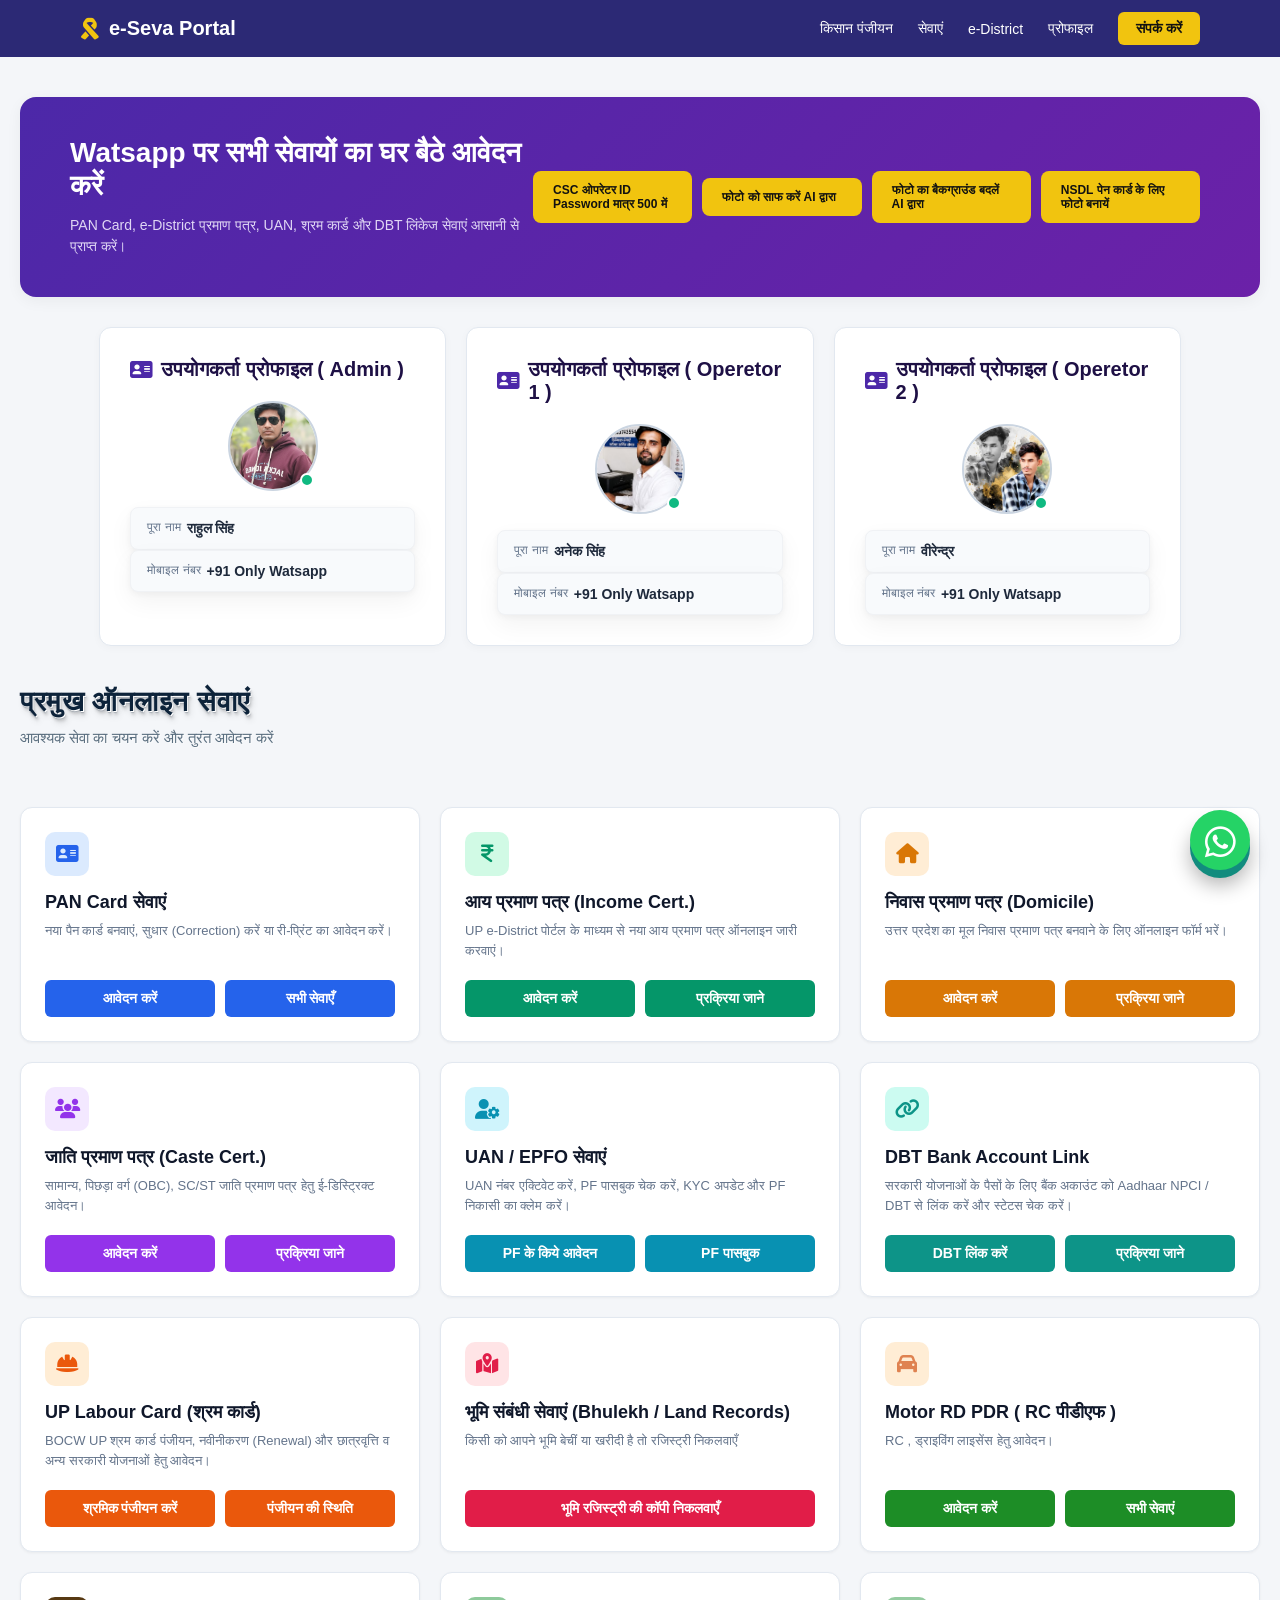
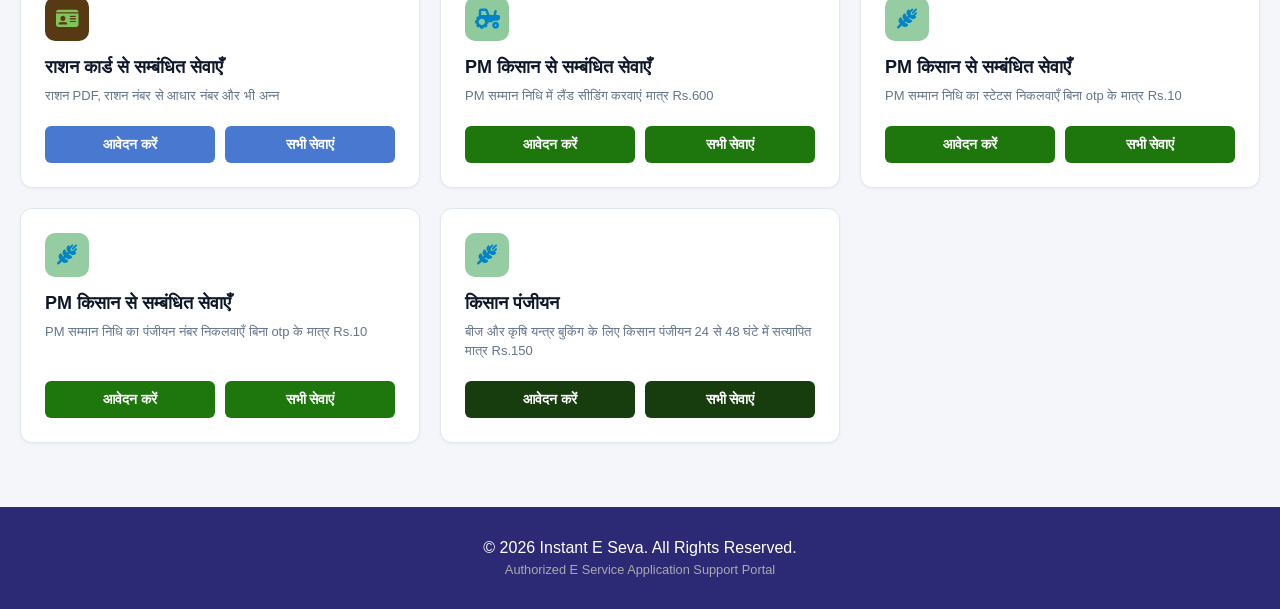
<file: index.html>
<!DOCTYPE html>
<html lang="hi">
<head>
  <meta charset="UTF-8">
  <meta name="viewport" content="width=device-width, initial-scale=1.0">
  <title>e-Seva Portal</title>
  <link rel="stylesheet" href="style.css">
  <!-- Font Awesome Icons -->
  <link rel="stylesheet" href="https://cdnjs.cloudflare.com/ajax/libs/font-awesome/6.4.0/css/all.min.css">
  <link href="https://cdnjs.cloudflare.com/ajax/libs/font-awesome/6.0.0/css/all.min.css" rel="stylesheet">
  <link rel="stylesheet" href="https://cdnjs.cloudflare.com/ajax/libs/font-awesome/6.5.1/css/all.min.css">
</head>
<a href="https://wa.me/919196019864" class="whatsapp-3d-btn" target="_blank" aria-label="Chat on WhatsApp">
  <i class="fab fa-whatsapp"></i>
</a>
<body>

  <!-- Navigation Bar -->
  <header class="navbar">
    <div class="logo">
      <i class="fa-solid fa-ribbon logo-icon"></i>
      <span>e-Seva Portal</span>
    </div>
    <nav class="nav-links">
      <a href="https://wa.me/919196019864" target="_blank">किसान पंजीयन</a>
      <a href="allser.html" target="_blank">सेवाएं</a>
      <a href="https://edistrict.up.gov.in/edistrictup/" target="_blank">e-District</a>
      <a href="#">प्रोफाइल</a>
      <a href="https://wa.me/919196019864" target="_blank" class="btn-contact">संपर्क करें</a>
    </nav>
  </header>

  <!-- Main Container -->
  <main class="container">
    
    <!-- Hero Banner -->
    <section class="hero-banner">
      <div class="hero-content">
        <h1>Watsapp पर सभी सेवायों का घर बैठे आवेदन करें </h1>
        <p>PAN Card, e-District प्रमाण पत्र, UAN, श्रम कार्ड और DBT लिंकेज सेवाएं आसानी से प्राप्त करें।</p>
      </div>
      <a href="https://wa.me/919196019864" target="_blank" class="btn-yellow">CSC ओपरेटर ID Password मात्र 500 में</a>      
      <a href="https://picsart.com/ai-image-enhancer/" target="_blank" class="btn-yellow">फोटो को साफ करें AI द्वारा</a>
      <a href="https://www.remove.bg/upload" target="_blank" class="btn-yellow">फोटो का बैकग्राउंड बदलें AI द्वारा</a>
      <a href="nsdl.html" target="_blank" class="btn-yellow">NSDL पेन कार्ड के लिए फोटो बनायें</a>
    </section>

    <!-- User Profile Section -->
   <div class="card-contener">
    <section class="profile-card">
      <h2 class="profile-title">
        <i class="fa-solid fa-address-card"></i>
        उपयोगकर्ता प्रोफाइल ( Admin )
      </h2>

      <div class="profile-grid">
        <!-- Avatar Column -->
        <div class="avatar-container">
          <div class="avatar-wrapper">
            <!-- आप यहाँ अपनी इमेज का URL लगा सकते हैं -->
            <img src="rahul.png" alt="Profile Picture" class="avatar-img">
            <span class="status-dot"></span>
          </div>
        </div>

        <!-- Details Grid -->
        <div class="details-grid">
          <div class="info-box">
            <span class="label">पूरा नाम</span>
            <span class="value">राहुल सिंह</span>
          </div>

          <div class="info-box">
            <span class="label">मोबाइल नंबर</span>
            <span class="value">+91 Only Watsapp</span>
          </div>
        </div>
      </div>
      
    </section>
<section class="profile-card">
      <h2 class="profile-title">
        <i class="fa-solid fa-address-card"></i>
        उपयोगकर्ता प्रोफाइल ( Operetor 1 )
      </h2>

      <div class="profile-grid">
        <!-- Avatar Column -->
        <div class="avatar-container">
          <div class="avatar-wrapper">
            <!-- आप यहाँ अपनी इमेज का URL लगा सकते हैं -->
            <img src="ane.jpg" alt="Profile Picture" class="avatar-img">
            <span class="status-dot"></span>
          </div>
        </div>

        <!-- Details Grid -->
        <div class="details-grid">
          <div class="info-box">
            <span class="label">पूरा नाम</span>
            <span class="value">अनेक सिंह</span>
          </div>

          <div class="info-box">
            <span class="label">मोबाइल नंबर</span>
            <span class="value">+91 Only Watsapp</span>
          </div>
        </div>
      </div>
      
    </section>
    <section class="profile-card">
      <h2 class="profile-title">
        <i class="fa-solid fa-address-card"></i>
        उपयोगकर्ता प्रोफाइल ( Operetor 2 )
      </h2>

      <div class="profile-grid">
        <!-- Avatar Column -->
        <div class="avatar-container">
          <div class="avatar-wrapper">
            <!-- आप यहाँ अपनी इमेज का URL लगा सकते हैं -->
            <img src="vee.jpg" alt="Profile Picture" class="avatar-img">
            <span class="status-dot"></span>
          </div>
        </div>

        <!-- Details Grid -->
        <div class="details-grid">
          <div class="info-box">
            <span class="label">पूरा नाम</span>
            <span class="value">वीरेन्द्र</span>
          </div>

          <div class="info-box">
            <span class="label">मोबाइल नंबर</span>
            <span class="value">+91 Only Watsapp</span>
          </div>
        </div>
      </div>
      
    </section>
    </div>
  </main>
<div class="container">
    <!-- Header -->
    <div class="header">
      <h1 class="heading-3d">प्रमुख ऑनलाइन सेवाएं</h1>
      <p class="sub-heading">आवश्यक सेवा का चयन करें और तुरंत आवेदन करें</p>
    </div>

    <!-- Services Grid -->
    <div class="services-grid">

      <!-- Card 1: PAN Card -->
      <div class="card card-pan">
        <div>
          <div class="icon-box"><i class="fa-solid fa-address-card"></i></div>
          <h2>PAN Card सेवाएं</h2>
          <p>नया पैन कार्ड बनवाएं, सुधार (Correction) करें या री-प्रिंट का आवेदन करें।</p>
        </div>
        <div class="button-group">
        <a href="https://wa.me/919196019864" target="_blank" class="btn">आवेदन करें</a>
        <a href="allser.html" target="_blank" class="btn">सभी सेवाएँ</a>
        </div>
      </div>

      <!-- Card 2: Income Cert -->
      <div class="card card-income">
        <div>
          <div class="icon-box"><i class="fa-solid fa-indian-rupee-sign"></i></div>
          <h2>आय प्रमाण पत्र (Income Cert.)</h2>
          <p>UP e-District पोर्टल के माध्यम से नया आय प्रमाण पत्र ऑनलाइन जारी करवाएं।</p>
        </div>
        <div class="button-group">
        <a href="https://wa.me/919196019864" target="_blank" class="btn">आवेदन करें</a>
        <a href="edis.html" target="_blank" class="btn">प्रक्रिया जाने</a>
        </div>
      </div>

      <!-- Card 3: Domicile -->
      <div class="card card-domicile">
        <div>
          <div class="icon-box"><i class="fa-solid fa-house"></i></div>
          <h2>निवास प्रमाण पत्र (Domicile)</h2>
          <p>उत्तर प्रदेश का मूल निवास प्रमाण पत्र बनवाने के लिए ऑनलाइन फॉर्म भरें।</p>
        </div>
        <div class="button-group">
        <a href="https://wa.me/919196019864" target="_blank" class="btn">आवेदन करें</a>
        <a href="edis.html" target="_blank" class="btn">प्रक्रिया जाने</a>
        </div>
      </div>

      <!-- Card 4: Caste Cert -->
      <div class="card card-caste">
        <div>
          <div class="icon-box"><i class="fa-solid fa-users"></i></div>
          <h2>जाति प्रमाण पत्र (Caste Cert.)</h2>
          <p>सामान्य, पिछड़ा वर्ग (OBC), SC/ST जाति प्रमाण पत्र हेतु ई-डिस्ट्रिक्ट आवेदन।</p>
        </div>
        <div class="button-group">
        <a href="https://wa.me/919196019864" target="_blank" class="btn">आवेदन करें</a>
        <a href="edis.html" target="_blank" class="btn">प्रक्रिया जाने</a>
        </div>
      </div>

      <!-- Card 5: UAN / EPFO -->
      <div class="card card-uan">
        <div>
          <div class="icon-box"><i class="fa-solid fa-user-gear"></i></div>
          <h2>UAN / EPFO सेवाएं</h2>
          <p>UAN नंबर एक्टिवेट करें, PF पासबुक चेक करें, KYC अपडेट और PF निकासी का क्लेम करें।</p>
        </div>
        <div class="button-group">
        <a href="https://unifiedportal-mem.epfindia.gov.in/memberinterface/" target="_blank" class="btn">PF के किये आवेदन</a>
        <a href="https://passbook.epfindia.gov.in/MemberPassBook/login" target="_blank" class="btn">PF पासबुक</a>
        </div>
      </div>

      <!-- Card 6: DBT Bank Account Link -->
      <div class="card card-dbt">
        <div>
          <div class="icon-box"><i class="fa-solid fa-link"></i></div>
          <h2>DBT Bank Account Link</h2>
          <p>सरकारी योजनाओं के पैसों के लिए बैंक अकाउंट को Aadhaar NPCI / DBT से लिंक करें और स्टेटस चेक करें।</p>
        </div>
        <div class="button-group">
        <a href="https://www.npci.org.in/" target="_blank" class="btn">DBT लिंक करें</a>
        <a href="#" class="btn">प्रक्रिया जाने</a>
        </div>
      </div>

      <!-- Card 7: UP Labour Card -->
      <div class="card card-labour">
        <div>
          <div class="icon-box"><i class="fa-solid fa-hard-hat"></i></div>
          <h2>UP Labour Card (श्रम कार्ड)</h2>
          <p>BOCW UP श्रम कार्ड पंजीयन, नवीनीकरण (Renewal) और छात्रवृत्ति व अन्य सरकारी योजनाओं हेतु आवेदन।</p>
        </div>
        <div class="button-group">
        <a href="https://labour.upbocw.in/" target="_blank" class="btn">श्रमिक पंजीयन करें</a>
        <a href="https://upbocw.in/LabourEstbDetail" target="_blank" class="btn">पंजीयन की स्थिति</a>
        </div>
      </div>

      <!-- Card 8: Bhulekh / Land Records -->
      <div class="card card-land">
        <div>
          <div class="icon-box"><i class="fa-solid fa-map-location-dot"></i></div>
          <h2>भूमि संबंधी सेवाएं (Bhulekh / Land Records)</h2>
          <p>किसी को आपने भूमि बेचीं या खरीदी है तो रजिस्ट्री निकलवाएँ</p>
        </div>
        <div class="btn-group">
          <a href="https://wa.me/919196019864" target="_blank" class="btn btn-red">भूमि रजिस्ट्री की कॉपी निकलवाएँ</a>
          
        </div>
      </div>
      <div class="card card-rc">
        <div>
          <div class="icon-box"><i class="fa-solid fa-car"></i></div>
          <h2>Motor RD PDR ( RC पीडीएफ )</h2>
          <p>RC , ड्राइविंग लाइसेंस हेतु आवेदन।</p>
        </div>
        <div class="button-group">
        <a href="https://wa.me/919196019864" target="_blank" class="btn">आवेदन करें</a>
        <a href="allser.html" target="_blank" class="btn">सभी सेवाएं</a>
        </div>
      </div>
      <div class="card card-rasan">
        <div>
          <div class="icon-box"><i class="fa-solid fa-id-card"></i></div>
          <h2>राशन कार्ड से सम्बंधित सेवाएँ</h2>
          <p>राशन PDF, राशन नंबर से आधार नंबर और भी अन्न</p>
        </div>
        <div class="button-group">
        <a href="https://wa.me/919196019864" target="_blank" class="btn">आवेदन करें</a>
        <a href="allser.html" target="_blank" class="btn">सभी सेवाएं</a>
        </div>
      </div>
      <div class="card card-pm1">
        <div>
          <div class="icon-box"><i class="fa-solid fa-tractor"></i></div>
          <h2>PM किसान से सम्बंधित सेवाएँ</h2>
          <p>PM सम्मान निधि में लैंड सीडिंग करवाएं मात्र Rs.600</p>
        </div>
        <div class="button-group">
        <a href="https://wa.me/919196019864" target="_blank" class="btn">आवेदन करें</a>
        <a href="allser.html" target="_blank" class="btn">सभी सेवाएं</a>
        </div>
      </div>
      <div class="card card-pm2">
        <div>
          <div class="icon-box"><i class="fa-solid fa-wheat-awn"></i></div>
          <h2>PM किसान से सम्बंधित सेवाएँ</h2>
          <p>PM सम्मान निधि का स्टेटस निकलवाएँ बिना otp के मात्र Rs.10</p>
        </div>
        <div class="button-group">
        <a href="https://wa.me/919196019864" target="_blank" class="btn">आवेदन करें</a>
        <a href="allser.html" target="_blank" class="btn">सभी सेवाएं</a>
        </div>
      </div>
      <div class="card card-pm3">
        <div>
          <div class="icon-box"><i class="fa-solid fa-wheat-awn"></i></div>
          <h2>PM किसान से सम्बंधित सेवाएँ</h2>
          <p>PM सम्मान निधि का पंजीयन नंबर निकलवाएँ बिना otp के मात्र Rs.10</p>
        </div>
        <div class="button-group">
        <a href="https://wa.me/919196019864" target="_blank" class="btn">आवेदन करें</a>
        <a href="allser.html" target="_blank" class="btn">सभी सेवाएं</a>
        </div>
      </div>
      <div class="card card-krashi">
        <div>
          <div class="icon-box"><i class="fa-solid fa-wheat-awn"></i></div>
          <h2>किसान पंजीयन</h2>
          <p>बीज और कृषि यन्त्र बुकिंग के लिए किसान पंजीयन 24 से 48 घंटे में सत्यापित मात्र Rs.150</p>
        </div>
        <div class="button-group">
        <a href="https://wa.me/919196019864" target="_blank" class="btn">आवेदन करें</a>
        <a href="allser.html" target="_blank" class="btn">सभी सेवाएं</a>
        </div>
      </div>
    </div>
  </div>
<!-- Footer -->
    <footer id="contact">
        <p>&copy; 2026 Instant E Seva. All Rights Reserved.</p>
        <p style="font-size: 0.8rem; margin-top: 5px; color: #aaa;">Authorized E Service Application Support Portal</p>
    </footer>
</body>
</html>
</file>
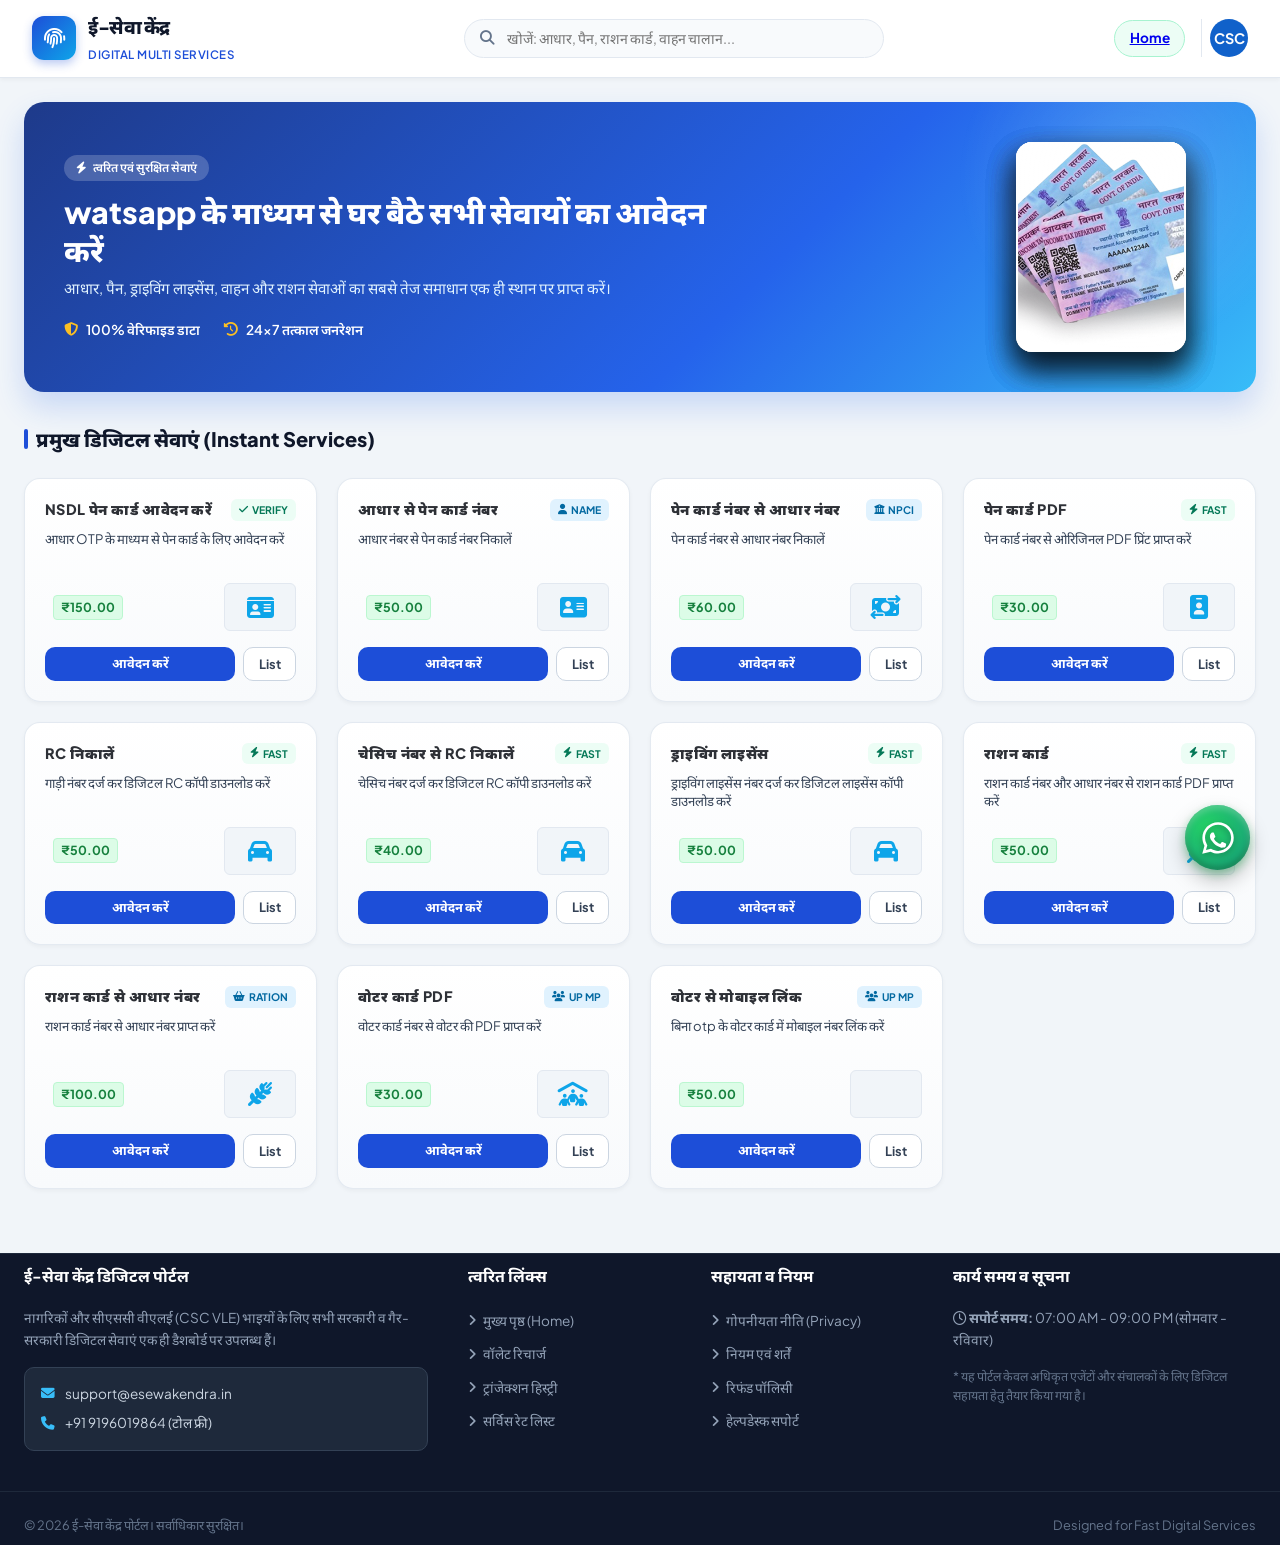
<file: allser.html>
<!DOCTYPE html>
<html lang="hi">
<head>
    <meta charset="UTF-8">
    <meta name="viewport" content="width=device-width, initial-scale=1.0">
    <title>ई-सेवा केंद्र पोर्टल | Digital Service Portal</title>
    <!-- Google Fonts & Font Awesome -->
    <link href="https://fonts.googleapis.com/css2?family=Plus+Jakarta+Sans:wght@400;500;600;700;800&family=Noto+Sans+Devanagari:wght@400;500;600;700&display=swap" rel="stylesheet">
    <link rel="stylesheet" href="https://cdnjs.cloudflare.com/ajax/libs/font-awesome/6.4.0/css/all.min.css">
   <link rel="stylesheet"  href="allser.css">
   
  </head>
<body>
<!-- Replace 919876543210 with your WhatsApp Number (with country code) -->
  <a href="https://wa.me/919196019864" 
     class="floating-whatsapp-btn" 
     target="_blank" 
     rel="noopener noreferrer"
     aria-label="Chat on WhatsApp">
    <div class="whatsapp-ping"></div>
    <svg viewBox="0 0 24 24">
      <path d="M12.04 2c-5.46 0-9.91 4.45-9.91 9.91 0 1.75.46 3.45 1.32 4.95L2.05 22l5.25-1.38c1.45.79 3.08 1.21 4.74 1.21 5.46 0 9.91-4.45 9.91-9.91 0-2.65-1.03-5.14-2.9-7.01A9.816 9.816 0 0 0 12.04 2zm.01 1.67c2.2 0 4.26.86 5.82 2.42a8.225 8.225 0 0 1 2.41 5.83c0 4.54-3.7 8.24-8.24 8.24-1.48 0-2.93-.4-4.2-1.15l-.3-.18-3.12.82.83-3.04-.2-.31a8.196 8.196 0 0 1-1.26-4.38c0-4.54 3.7-8.24 8.24-8.24zm4.52 11.66c-.25-.13-1.47-.72-1.7-.81-.23-.08-.39-.13-.56.13-.17.25-.64.81-.79.97-.14.17-.29.19-.54.06-.25-.13-1.06-.39-2.03-1.25-.75-.67-1.26-1.5-1.41-1.75-.14-.25-.02-.39.11-.51.11-.11.25-.29.38-.44.13-.14.17-.25.25-.42.08-.17.04-.31-.02-.44-.06-.13-.56-1.34-.76-1.84-.2-.48-.41-.42-.56-.43h-.48c-.17 0-.44.06-.67.31-.23.25-.88.86-.88 2.1 0 1.24.9 2.44 1.03 2.61.13.17 1.77 2.71 4.3 3.79.6.26 1.07.41 1.44.53.61.19 1.16.17 1.6.1 1.49-.07 1.47-.61 1.68-1.2.21-.59.21-1.09.15-1.2-.06-.11-.22-.17-.47-.3z"/>
    </svg>
  </a>
    <!-- ================= NAVBAR ================= -->
    <header class="navbar">
        <a href="#" class="nav-brand">
            <div class="brand-logo">
                <i class="fa-solid fa-fingerprint"></i>
            </div>
            <div class="brand-text">
                <h1>ई-सेवा केंद्र</h1>
                <span>Digital Multi Services</span>
            </div>
        </a>

        <div class="nav-search">
            <i class="fa-solid fa-magnifying-glass"></i>
            <input type="text" placeholder="खोजें: आधार, पैन, राशन कार्ड, वाहन चालान...">
        </div>

        <div class="nav-actions">
            <div class="wallet-badge">
                
                <a href="index.html"><span>Home</span></a>
            </div>
            <div class="user-profile">
                <div class="avatar">CSC</div>
            </div>
        </div>
    </header>

    <!-- ================= BANNER ================= -->
    <section class="hero-banner">
        <div class="banner-card">
            <div class="banner-content">
                <div class="banner-tag">
                    <i class="fa-solid fa-bolt"></i> त्वरित एवं सुरक्षित सेवाएं
                </div>
                <h2>watsapp के माध्यम से घर बैठे सभी सेवायों का आवेदन करें</h2>
                <p>आधार, पैन, ड्राइविंग लाइसेंस, वाहन और राशन सेवाओं का सबसे तेज समाधान एक ही स्थान पर प्राप्त करें।</p>
                <div class="banner-stats">
                    <div class="stat-item">
                        <i class="fa-solid fa-shield-halved"></i> 100% वेरिफाइड डाटा
                    </div>
                    <div class="stat-item">
                        <i class="fa-solid fa-clock-rotate-left"></i> 24x7 तत्काल जनरेशन
                    </div>
                </div>
            </div>
        <!-- Right 3D Rotating Slider -->
    <div class="slider-3d-wrapper">
      <div class="slider-3d-track">
        <div class="card">
          <img src="aadhaar-card.png" alt="Pan Card / Document">
        </div>
        <div class="card">
          <img src="up-ration.jpg" alt="Aadhar / Identity">
        </div>
        <div class="card">
          <img src="RC.jpg" alt="Driving License">
        </div>
        <div class="card">
          <img src="Voter-ID-Card.jpg" alt="Legal & Certificates">
        </div>
        <div class="card">
          <img src="pan-card.png" alt="Legal & Certificates">
        </div>
      </div>
    </div>
          </div>
        
    </section>

    <!-- ================= SERVICES ================= -->
    <main class="services-wrapper">
        <div class="section-header">
            <div class="section-title">प्रमुख डिजिटल सेवाएं (Instant Services)</div>
        </div>

        <div class="service-grid">

            <!-- Card 1: AADHAAR TO PAN -->
            <div class="service-card">
                <div>
                    <div class="card-header">
                        <span class="card-title">NSDL पेन कार्ड आवेदन करें</span>
                        <span class="badge-category badge-verify"><i class="fa-solid fa-check"></i> Verify</span>
                    </div>
                    <p class="card-desc">आधार OTP के माध्यम से पेन कार्ड के लिए आवेदन करें</p>
                </div>
                <div>
                    <div class="card-body">
                        <div class="stats-price">
                            <span class="count-zero"></span>
                            <span class="price-tag">₹150.00</span>
                        </div>
                        <div class="card-thumbnail">
                            <i class="fa-solid fa-id-card thumb-icon"></i>
                        </div>
                    </div>
                    <div class="card-actions">
                        <a href="https://wa.me/919196019864" target="_blank" class="btn btn-primary">आवेदन करें</a>
                        <button class="btn btn-outline">List</button>
                    </div>
                </div>
            </div>

            <!-- Card 2: AADHAAR TO NAME -->
            <div class="service-card">
                <div>
                    <div class="card-header">
                        <span class="card-title">आधार से पेन कार्ड नंबर</span>
                        <span class="badge-category badge-info"><i class="fa-solid fa-user"></i> Name</span>
                    </div>
                    <p class="card-desc">आधार नंबर से पेन कार्ड नंबर निकालें</p>
                </div>
                <div>
                    <div class="card-body">
                        <div class="stats-price">
                            <span class="count-zero"></span>
                            <span class="price-tag">₹50.00</span>
                        </div>
                        <div class="card-thumbnail">
                            <i class="fa-solid fa-address-card thumb-icon"></i>
                        </div>
                    </div>
                    <div class="card-actions">
                        <a href="https://wa.me/919196019864" target="_blank" class="btn btn-primary">आवेदन करें</a>
                        <button class="btn btn-outline">List</button>
                    </div>
                </div>
            </div>

            <!-- Card 3: NPCI STATUS -->
            <div class="service-card">
                <div>
                    <div class="card-header">
                        <span class="card-title">पेन कार्ड नंबर से आधार नंबर</span>
                        <span class="badge-category badge-info"><i class="fa-solid fa-building-columns"></i> NPCI</span>
                    </div>
                    <p class="card-desc">पेन कार्ड नंबर से आधार नंबर निकालें</p>
                </div>
                <div>
                    <div class="card-body">
                        <div class="stats-price">
                            <span class="count-zero"></span>
                            <span class="price-tag">₹60.00</span>
                        </div>
                        <div class="card-thumbnail">
                            <i class="fa-solid fa-money-bill-transfer thumb-icon"></i>
                        </div>
                    </div>
                    <div class="card-actions">
                        <a href="https://wa.me/919196019864" target="_blank" class="btn btn-primary">आवेदन करें</a>
                        <button class="btn btn-outline">List</button>
                    </div>
                </div>
            </div>

            <!-- Card 4: DL PRINT -->
            <div class="service-card">
                <div>
                    <div class="card-header">
                        <span class="card-title">पेन कार्ड PDF</span>
                        <span class="badge-category badge-verify"><i class="fa-solid fa-bolt"></i> Fast</span>
                    </div>
                    <p class="card-desc">पेन कार्ड नंबर से ओरिजिनल PDF प्रिंट प्राप्त करें</p>
                </div>
                <div>
                    <div class="card-body">
                        <div class="stats-price">
                            <span class="count-zero"></span>
                            <span class="price-tag">₹30.00</span>
                        </div>
                        <div class="card-thumbnail">
                            <i class="fa-solid fa-id-badge thumb-icon"></i>
                        </div>
                    </div>
                    <div class="card-actions">
                        <a href="https://wa.me/919196019864" target="_blank" class="btn btn-primary">आवेदन करें</a>
                        <button class="btn btn-outline">List</button>
                    </div>
                </div>
            </div>

            <!-- Card 5: RC PRINT -->
            <div class="service-card">
                <div>
                    <div class="card-header">
                        <span class="card-title">RC निकालें</span>
                        <span class="badge-category badge-verify"><i class="fa-solid fa-bolt"></i> Fast</span>
                    </div>
                    <p class="card-desc">गाड़ी नंबर दर्ज कर डिजिटल RC कॉपी डाउनलोड करें</p>
                </div>
                <div>
                    <div class="card-body">
                        <div class="stats-price">
                            <span class="count-zero"></span>
                            <span class="price-tag">₹50.00</span>
                        </div>
                        <div class="card-thumbnail">
                            <i class="fa-solid fa-car thumb-icon"></i>
                        </div>
                    </div>
                    <div class="card-actions">
                        <a href="https://wa.me/919196019864" target="_blank" class="btn btn-primary">आवेदन करें</a>
                        <button class="btn btn-outline">List</button>
                    </div>
                </div>
            </div>
<div class="service-card">
                <div>
                    <div class="card-header">
                        <span class="card-title">चेसिच नंबर से RC निकालें</span>
                        <span class="badge-category badge-verify"><i class="fa-solid fa-bolt"></i> Fast</span>
                    </div>
                    <p class="card-desc">चेसिच नंबर दर्ज कर डिजिटल RC कॉपी डाउनलोड करें</p>
                </div>
                <div>
                    <div class="card-body">
                        <div class="stats-price">
                            <span class="count-zero"></span>
                            <span class="price-tag">₹40.00</span>
                        </div>
                        <div class="card-thumbnail">
                            <i class="fa-solid fa-car thumb-icon"></i>
                        </div>
                    </div>
                    <div class="card-actions">
                        <a href="https://wa.me/919196019864" target="_blank" class="btn btn-primary">आवेदन करें</a>
                        <button class="btn btn-outline">List</button>
                    </div>
                </div>
            </div>
            <div class="service-card">
                <div>
                    <div class="card-header">
                        <span class="card-title">ड्राइविंग लाइसेंस</span>
                        <span class="badge-category badge-verify"><i class="fa-solid fa-bolt"></i> Fast</span>
                    </div>
                    <p class="card-desc">ड्राइविंग लाइसेंस नंबर दर्ज कर डिजिटल लाइसेंस कॉपी डाउनलोड करें</p>
                </div>
                <div>
                    <div class="card-body">
                        <div class="stats-price">
                            <span class="count-zero"></span>
                            <span class="price-tag">₹50.00</span>
                        </div>
                        <div class="card-thumbnail">
                            <i class="fa-solid fa-car thumb-icon"></i>
                        </div>
                    </div>
                    <div class="card-actions">
                        <a href="https://wa.me/919196019864" target="_blank" class="btn btn-primary">आवेदन करें</a>
                        <button class="btn btn-outline">List</button>
                    </div>
                </div>
            </div>
            <div class="service-card">
                <div>
                    <div class="card-header">
                        <span class="card-title">राशन कार्ड</span>
                        <span class="badge-category badge-verify"><i class="fa-solid fa-bolt"></i> Fast</span>
                    </div>
                    <p class="card-desc">राशन कार्ड नंबर और आधार नंबर से राशन कार्ड PDF प्राप्त करें</p>
                </div>
                <div>
                    <div class="card-body">
                        <div class="stats-price">
                            <span class="count-zero"></span>
                            <span class="price-tag">₹50.00</span>
                        </div>
                        <div class="card-thumbnail">
                            <i class="fa-solid fa-wheat-awn thumb-icon"></i>
                        </div>
                    </div>
                    <div class="card-actions">
                        <a href="https://wa.me/919196019864" target="_blank" class="btn btn-primary">आवेदन करें</a>
                        <button class="btn btn-outline">List</button>
                    </div>
                </div>
            </div>
            <!-- Card 6: RATION CARD -->
            
<div class="service-card">
                <div>
                    <div class="card-header">
                        <span class="card-title">राशन कार्ड से आधार नंबर</span>
                        <span class="badge-category badge-info"><i class="fa-solid fa-basket-shopping"></i> Ration</span>
                    </div>
                    <p class="card-desc">राशन कार्ड नंबर से आधार नंबर प्राप्त करें</p>
                </div>
                <div>
                    <div class="card-body">
                        <div class="stats-price">
                            <span class="count-zero"></span>
                            <span class="price-tag">₹100.00</span>
                        </div>
                        <div class="card-thumbnail">
                            <i class="fa-solid fa-wheat-awn thumb-icon"></i>
                        </div>
                    </div>
                    <div class="card-actions">
                        <a href="https://wa.me/919196019864" target="_blank" class="btn btn-primary">आवेदन करें</a>
                        <button class="btn btn-outline">List</button>
                    </div>
                </div>
            </div>
            <!-- Card 7: CHALLAN CHECK -->
            <div class="service-card">
                <div>
                    <div class="card-header">
                        <span class="card-title">वोटर कार्ड PDF</span>
                        <span class="badge-category badge-info"><i class="fa-solid fa-users"></i> UP MP</span>
                    </div>
                    <p class="card-desc">वोटर कार्ड नंबर से वोटर की PDF प्राप्त करें</p>
                </div>
                <div>
                    <div class="card-body">
                        <div class="stats-price">
                            <span class="count-zero"></span>
                            <span class="price-tag">₹30.00</span>
                        </div>
                        <div class="card-thumbnail">
                            <i class="fa-solid fa-people-roof thumb-icon"></i>
                        </div>
                    </div>
                    <div class="card-actions">
                        <a href="https://wa.me/919196019864" target="_blank" class="btn btn-primary">आवेदन करें</a>
                        <button class="btn btn-outline">List</button>
                    </div>
                </div>
            </div>
             <!-- Card 8: MP SAMAGRA DETAILS -->
        <div class="service-card">
                <div>
                    <div class="card-header">
                        <span class="card-title">वोटर से मोबाइल लिंक</span>
                        <span class="badge-category badge-info"><i class="fa-solid fa-users"></i> UP MP</span>
                    </div>
                    <p class="card-desc">बिना otp के वोटर कार्ड में मोबाइल नंबर लिंक करें</p>
                </div>
                <div>
                    <div class="card-body">
                        <div class="stats-price">
                            <span class="count-zero"></span>
                            <span class="price-tag">₹50.00</span>
                        </div>
                        <div class="card-thumbnail">
                            <i class="fa-solid fa-RC thumb-icon"></i>
                        </div>
                    </div>
                    <div class="card-actions">
                        <a href="https://wa.me/919196019864" target="_blank" class="btn btn-primary">आवेदन करें</a>
                        <button class="btn btn-outline">List</button>
                    </div>
                </div>
            </div>
        </div>
    </main>

    <!-- ================= FOOTER ================= -->
    <footer class="footer">
        <div class="footer-container">
            <div class="footer-col">
                <h4>ई-सेवा केंद्र डिजिटल पोर्टल</h4>
                <p>नागरिकों और सीएससी वीएलई (CSC VLE) भाइयों के लिए सभी सरकारी व गैर-सरकारी डिजिटल सेवाएं एक ही डैशबोर्ड पर उपलब्ध हैं।</p>
                <div class="contact-box">
                    <div class="contact-row">
                        <i class="fa-solid fa-envelope"></i>
                        <span>support@esewakendra.in</span>
                    </div>
                    <div class="contact-row">
                        <i class="fa-solid fa-phone"></i>
                        <span>+91 9196019864 (टोल फ्री)</span>
                    </div>
                </div>
            </div>

            <div class="footer-col">
                <h4>त्वरित लिंक्स</h4>
                <ul class="footer-links">
                    <li><a href="#"><i class="fa-solid fa-angle-right"></i> मुख्य पृष्ठ (Home)</a></li>
                    <li><a href="#"><i class="fa-solid fa-angle-right"></i> वॉलेट रिचार्ज</a></li>
                    <li><a href="#"><i class="fa-solid fa-angle-right"></i> ट्रांजेक्शन हिस्ट्री</a></li>
                    <li><a href="#"><i class="fa-solid fa-angle-right"></i> सर्विस रेट लिस्ट</a></li>
                </ul>
            </div>

            <div class="footer-col">
                <h4>सहायता व नियम</h4>
                <ul class="footer-links">
                    <li><a href="#"><i class="fa-solid fa-angle-right"></i> गोपनीयता नीति (Privacy)</a></li>
                    <li><a href="#"><i class="fa-solid fa-angle-right"></i> नियम एवं शर्तें</a></li>
                    <li><a href="#"><i class="fa-solid fa-angle-right"></i> रिफंड पॉलिसी</a></li>
                    <li><a href="#"><i class="fa-solid fa-angle-right"></i> हेल्पडेस्क सपोर्ट</a></li>
                </ul>
            </div>

            <div class="footer-col">
                <h4>कार्य समय व सूचना</h4>
                <p><i class="fa-regular fa-clock"></i> <strong>सपोर्ट समय:</strong> 07:00 AM - 09:00 PM (सोमवार - रविवार)</p>
                <p style="font-size: 0.78rem; color: #64748b;">* यह पोर्टल केवल अधिकृत एजेंटों और संचालकों के लिए डिजिटल सहायता हेतु तैयार किया गया है।</p>
            </div>
        </div>

        <div class="footer-bottom">
            <div>© 2026 ई-सेवा केंद्र पोर्टल। सर्वाधिकार सुरक्षित।</div>
            <div>Designed for Fast Digital Services</div>
        </div>
    </footer>

</body>
</html>
</file>
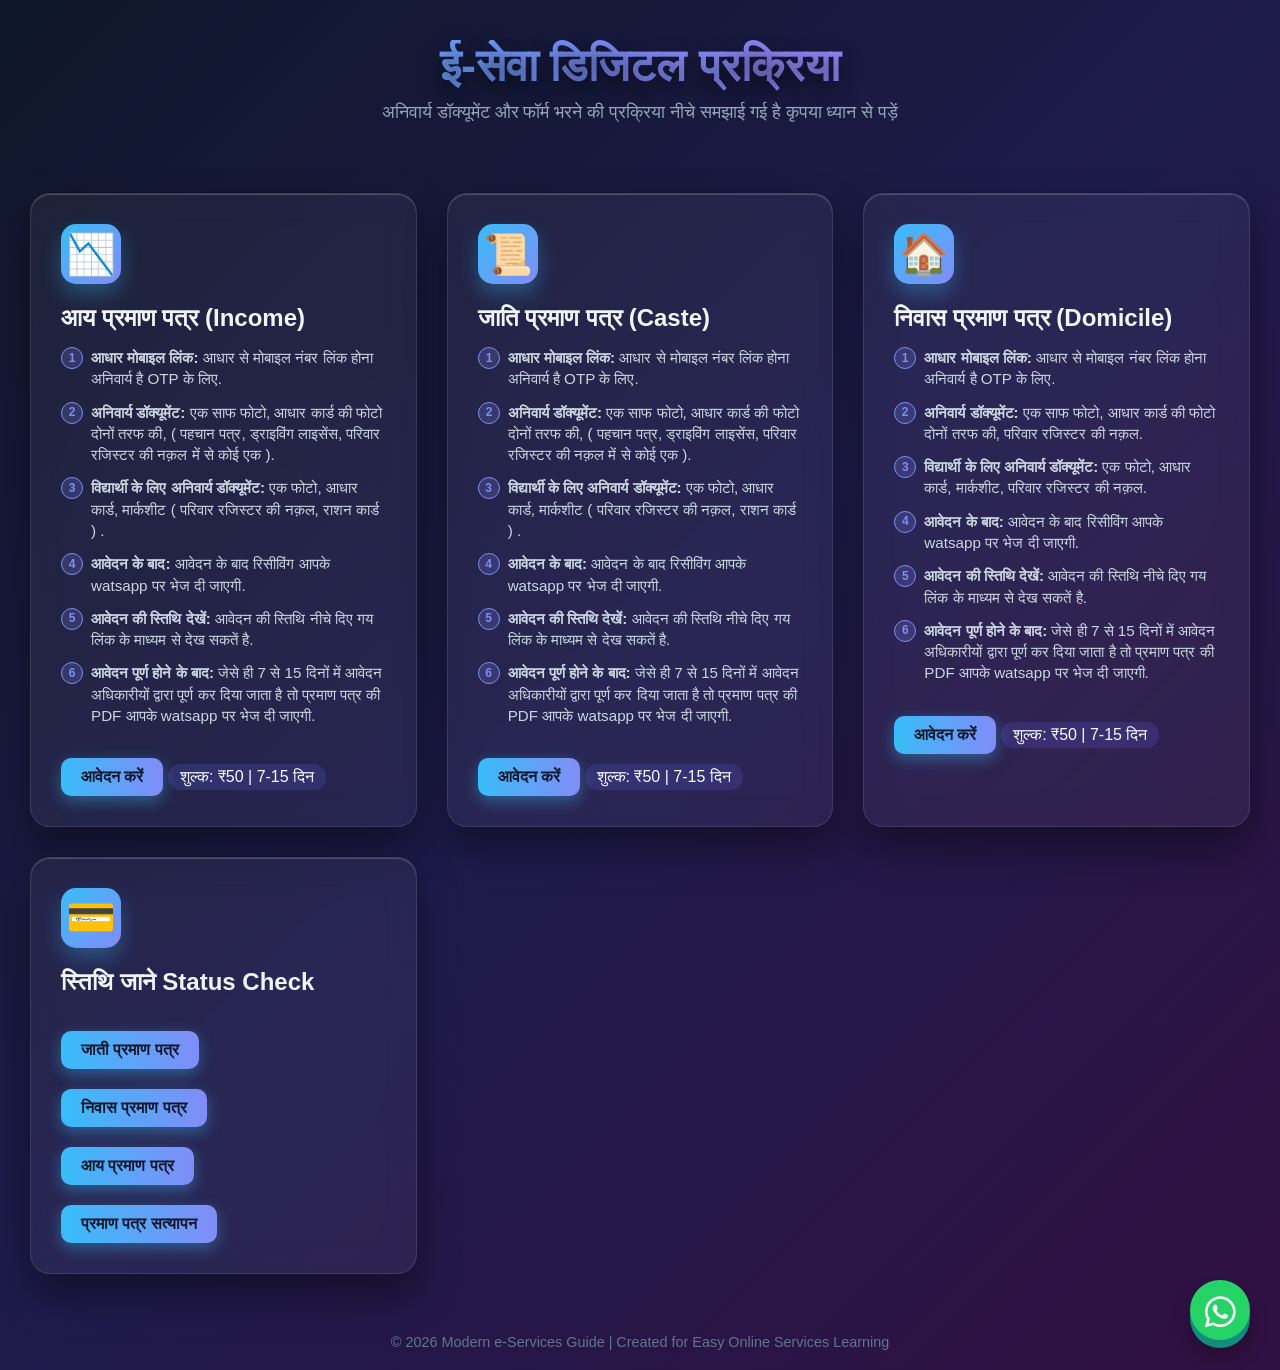
<file: edis.html>
<!DOCTYPE html>
<html lang="hi">
<head>
    <meta charset="UTF-8">
    <meta name="viewport" content="width=device-width, initial-scale=1.0">
    <title>E-Services Portal | Modern 3D Guide</title>
    <link rel="stylesheet" href="styleedis.css">
</head>
<a href="https://wa.me/919936924143" class="whatsapp-3d-btn" target="_blank" aria-label="Chat on WhatsApp">
  <i class="fab fa-whatsapp"></i>
</a>

<!-- Font Awesome CDN (Logo ke icons ke liye) -->
<link rel="stylesheet" href="https://cdnjs.cloudflare.com/ajax/libs/font-awesome/6.4.0/css/all.min.css">
<body>

    <header>
        <h1>ई-सेवा डिजिटल प्रक्रिया</h1>
        <p>अनिवार्य डॉक्यूमेंट और फॉर्म भरने की प्रक्रिया नीचे समझाई गई है कृपया ध्यान से पड़ें</p>
    </header>

    <div class="container">

        <!-- Card 2: Aadhar / Income Certificate -->
        <div class="card">
            <div class="card-icon">📉</div>
            <h2>आय प्रमाण पत्र (Income)</h2>
            <ul class="steps">
                <li data-step="1"><strong>आधार मोबाइल लिंक:</strong> आधार से मोबाइल नंबर लिंक होना अनिवार्य है OTP के लिए.</li>
                <li data-step="2"><strong>अनिवार्य डॉक्यूमेंट:</strong> एक साफ फोटो, आधार कार्ड की फोटो दोनों तरफ की, ( पहचान पत्र, ड्राइविंग लाइसेंस, परिवार रजिस्टर की नक़ल में से कोई एक ).</li>
                <li data-step="3"><strong>विद्यार्थी के लिए अनिवार्य डॉक्यूमेंट:</strong> एक फोटो, आधार कार्ड, मार्कशीट ( परिवार रजिस्टर की नक़ल, राशन कार्ड ) .</li>
                <li data-step="4"><strong>आवेदन के बाद:</strong> आवेदन के बाद रिसीविंग आपके watsapp पर भेज दी जाएगी.</li>
                <li data-step="5"><strong>आवेदन की स्तिथि देखें:</strong> आवेदन की स्तिथि नीचे दिए गय लिंक के माध्यम से देख सकतें है.</li>
                <li data-step="6"><strong>आवेदन पूर्ण होने के बाद:</strong> जेसे ही 7 से 15 दिनों में आवेदन अधिकारीयों द्वारा पूर्ण कर दिया जाता है तो प्रमाण पत्र की PDF आपके watsapp पर भेज दी जाएगी.</li>
            </ul>
            <a href="https://wa.me/9936924143" target="_blank" class="btn">आवेदन करें</a>
            <span class="badge">शुल्क: ₹50 | 7-15 दिन</span>
        </div>

        <!-- Card 3: Caste Certificate -->
        <div class="card">
            <div class="card-icon">📜</div>
            <h2>जाति प्रमाण पत्र (Caste)</h2>
            <ul class="steps">
                <li data-step="1"><strong>आधार मोबाइल लिंक:</strong> आधार से मोबाइल नंबर लिंक होना अनिवार्य है OTP के लिए.</li>
                <li data-step="2"><strong>अनिवार्य डॉक्यूमेंट:</strong> एक साफ फोटो, आधार कार्ड की फोटो दोनों तरफ की, ( पहचान पत्र, ड्राइविंग लाइसेंस, परिवार रजिस्टर की नक़ल में से कोई एक ).</li>
                <li data-step="3"><strong>विद्यार्थी के लिए अनिवार्य डॉक्यूमेंट:</strong> एक फोटो, आधार कार्ड, मार्कशीट ( परिवार रजिस्टर की नक़ल, राशन कार्ड ) .</li>
                <li data-step="4"><strong>आवेदन के बाद:</strong> आवेदन के बाद रिसीविंग आपके watsapp पर भेज दी जाएगी.</li>
                <li data-step="5"><strong>आवेदन की स्तिथि देखें:</strong> आवेदन की स्तिथि नीचे दिए गय लिंक के माध्यम से देख सकतें है.</li>
                <li data-step="6"><strong>आवेदन पूर्ण होने के बाद:</strong> जेसे ही 7 से 15 दिनों में आवेदन अधिकारीयों द्वारा पूर्ण कर दिया जाता है तो प्रमाण पत्र की PDF आपके watsapp पर भेज दी जाएगी.</li>
            </ul>
            <a href="https://wa.me/9936924143" target="_blank" class="btn">आवेदन करें</a>
            <span class="badge">शुल्क: ₹50 | 7-15 दिन</span>
        </div>

        <!-- Card 4: Domicile Certificate -->
        <div class="card">
            <div class="card-icon">🏠</div>
            <h2>निवास प्रमाण पत्र (Domicile)</h2>
            <ul class="steps">
                <li data-step="1"><strong>आधार मोबाइल लिंक:</strong> आधार से मोबाइल नंबर लिंक होना अनिवार्य है OTP के लिए.</li>
                <li data-step="2"><strong>अनिवार्य डॉक्यूमेंट:</strong> एक साफ फोटो, आधार कार्ड की फोटो दोनों तरफ की, परिवार रजिस्टर की नक़ल.</li>
                <li data-step="3"><strong>विद्यार्थी के लिए अनिवार्य डॉक्यूमेंट:</strong> एक फोटो, आधार कार्ड, मार्कशीट, परिवार रजिस्टर की नक़ल.</li>
                <li data-step="4"><strong>आवेदन के बाद:</strong> आवेदन के बाद रिसीविंग आपके watsapp पर भेज दी जाएगी.</li>
                <li data-step="5"><strong>आवेदन की स्तिथि देखें:</strong> आवेदन की स्तिथि नीचे दिए गय लिंक के माध्यम से देख सकतें है.</li>
                <li data-step="6"><strong>आवेदन पूर्ण होने के बाद:</strong> जेसे ही 7 से 15 दिनों में आवेदन अधिकारीयों द्वारा पूर्ण कर दिया जाता है तो प्रमाण पत्र की PDF आपके watsapp पर भेज दी जाएगी.</li>
            </ul>
            <a href="https://wa.me/9936924143" target="_blank" class="btn">आवेदन करें</a>
            <span class="badge">शुल्क: ₹50 | 7-15 दिन</span>
        </div>
        <!-- Card 1: PAN Card -->
        <div class="card">
            <div class="card-icon">💳</div>
            <h2>स्तिथि जाने Status Check</h2>
            <a href="https://edistrict.up.gov.in/edistrictup/" target="_blank" class="btn">जाती प्रमाण पत्र</a><br>
            <a href="https://edistrict.up.gov.in/edistrictup/" target="_blank" class="btn">निवास प्रमाण पत्र</a><br>
            <a href="https://edistrict.up.gov.in/edistrictup/" target="_blank" class="btn">आय प्रमाण पत्र</a><br>
            <a href="https://edistrict.up.gov.in/edistrictup/" target="_blank" class="btn">प्रमाण पत्र सत्यापन</a>
        </div>
    </div>
    <footer>
        <p>© 2026 Modern e-Services Guide | Created for Easy Online Services Learning</p>
    </footer>

</body>
</html>
</file>
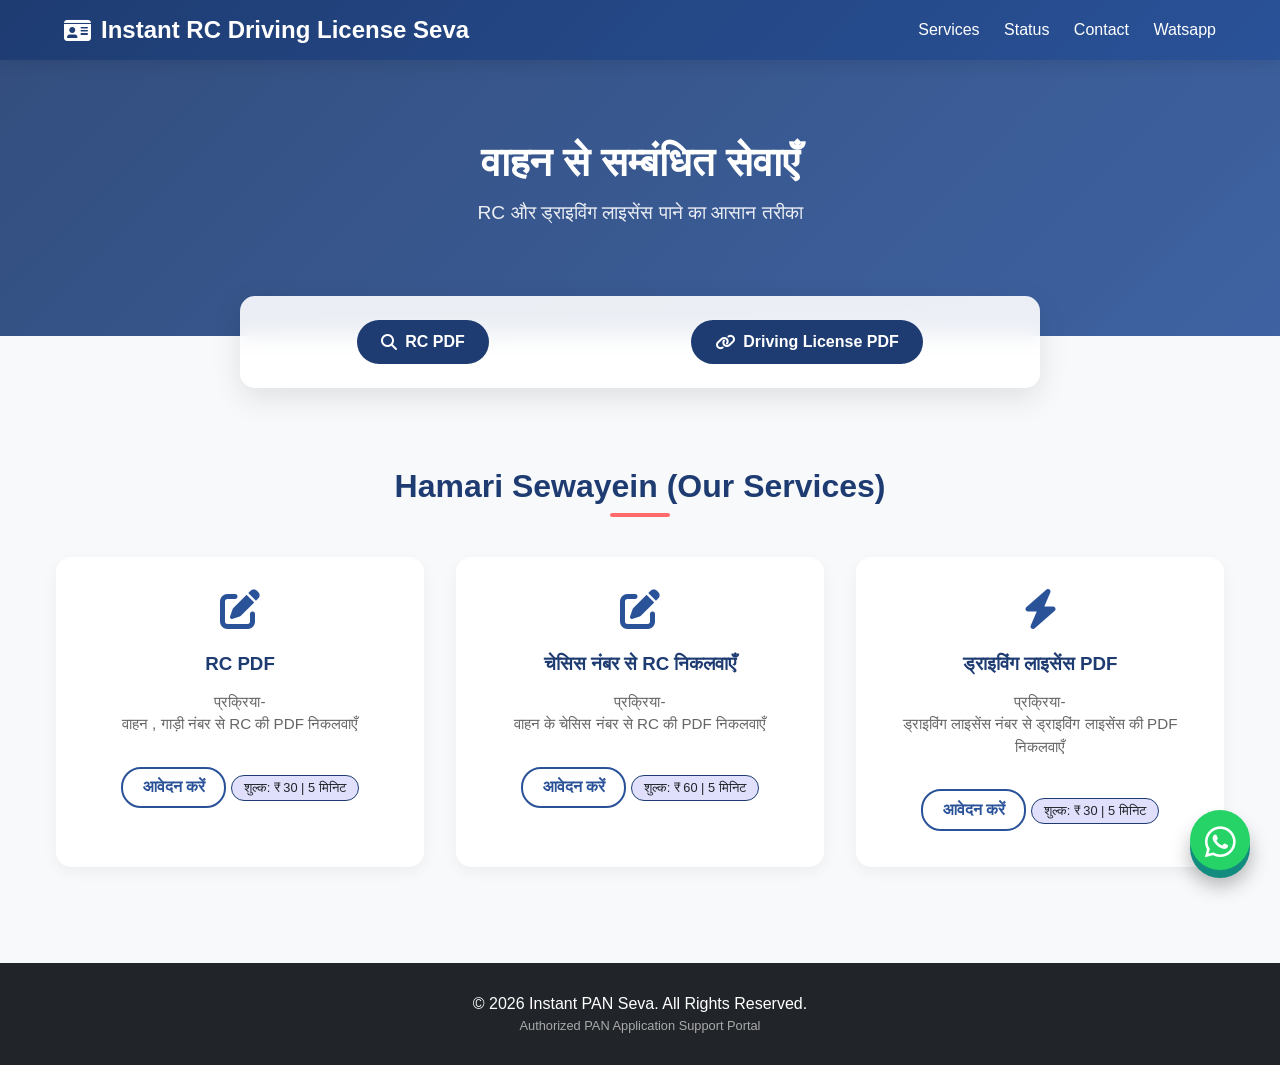
<file: moter.html>
<!DOCTYPE html>
<html lang="hi">
<head>
    <meta charset="UTF-8">
    <meta name="viewport" content="width=device-width, initial-scale=1.0">
    <title>Quick PAN Seva Portal</title>
    <link href="https://cdnjs.cloudflare.com/ajax/libs/font-awesome/6.0.0/css/all.min.css" rel="stylesheet">
    <link rel="stylesheet" href="stylemoter.css">
</head>
<a href="https://wa.me/919936924143" class="whatsapp-3d-btn" target="_blank" aria-label="Chat on WhatsApp">
  <i class="fab fa-whatsapp"></i>
</a>

<!-- Font Awesome CDN (Logo ke icons ke liye) -->
<link rel="stylesheet" href="https://cdnjs.cloudflare.com/ajax/libs/font-awesome/6.4.0/css/all.min.css">
<body>

    <!-- Header -->
    <header>
        <div class="logo">
            <i class="fa-solid fa-id-card"></i> Instant RC Driving License Seva
        </div>
        <nav>
            <a href="#services">Services</a>
            <a href="#status">Status</a>
            <a href="#contact">Contact</a>
            <a href="https://wa.me/9936924143" target="_blank">Watsapp</a>
        </nav>
    </header>

    <!-- Hero Section -->
    <section class="hero">
        <h1>वाहन से सम्बंधित सेवाएँ</h1>
        <p>RC और ड्राइविंग लाइसेंस पाने का आसान तरीका</p>
    </section>

    <!-- Quick Action / Status Bar -->
    <div class="quick-status" id="status">
        <a href="https://tin.tin.proteantech.in/pantan/StatusTrack.html" target="_blank" class="status-btn"><i class="fa-solid fa-magnifying-glass"></i> RC PDF</a>
        <a href="https://eportal.incometax.gov.in/iec/foservices/#/pre-login/bl-link-aadhaar-landing" target="_blank" class="status-btn"><i class="fa-solid fa-link">
        </i> Driving License PDF</a>
    </div>

    <!-- Main Services -->
    <div class="container" id="services">
        <h2 class="section-title">Hamari Sewayein (Our Services)</h2>
        
        <div class="services-grid">
            <!-- Card 1 -->
            <div class="service-card">
                <i class="fa-solid fa-pen-to-square"></i>
                <h3>RC PDF</h3>
                <p>प्रक्रिया-<br> वाहन , गाड़ी नंबर से RC की PDF निकलवाएँ</p>
                <a href="https://wa.me/9936924143" target="_blank" class="btn-card">आवेदन करें</a>
                <span class="badge">शुल्क: ₹ 30 | 5 मिनिट</span>
            </div>

            <!-- Card 2 -->
            <div class="service-card">
                <i class="fa-solid fa-pen-to-square"></i>
                <h3>चेसिस नंबर से RC निकलवाएँ</h3>
                <p>प्रक्रिया-<br>वाहन के चेसिस नंबर से RC की PDF निकलवाएँ</p>
                <a href="https://wa.me/9936924143" target="_blank" class="btn-card">आवेदन करें</a>
                <span class="badge">शुल्क: ₹ 60 | 5 मिनिट</span>
            </div>

        <div class="service-card">
                <i class="fa-solid fa-bolt"></i>
                <h3>ड्राइविंग लाइसेंस PDF</h3>
                <p>प्रक्रिया-<br>ड्राइविंग लाइसेंस नंबर से ड्राइविंग लाइसेंस की PDF निकलवाएँ</p>
                <a href="https://wa.me/9936924143" target="_blank" class="btn-card">आवेदन करें</a>
                <span class="badge">शुल्क: ₹ 30 | 5 मिनिट</span>
            </div>
            
        </div>
    </div>

    <!-- Footer -->
    <footer id="contact">
        <p>&copy; 2026 Instant PAN Seva. All Rights Reserved.</p>
        <p style="font-size: 0.8rem; margin-top: 5px; color: #aaa;">Authorized PAN Application Support Portal</p>
    </footer>

</body>
</html>
</file>
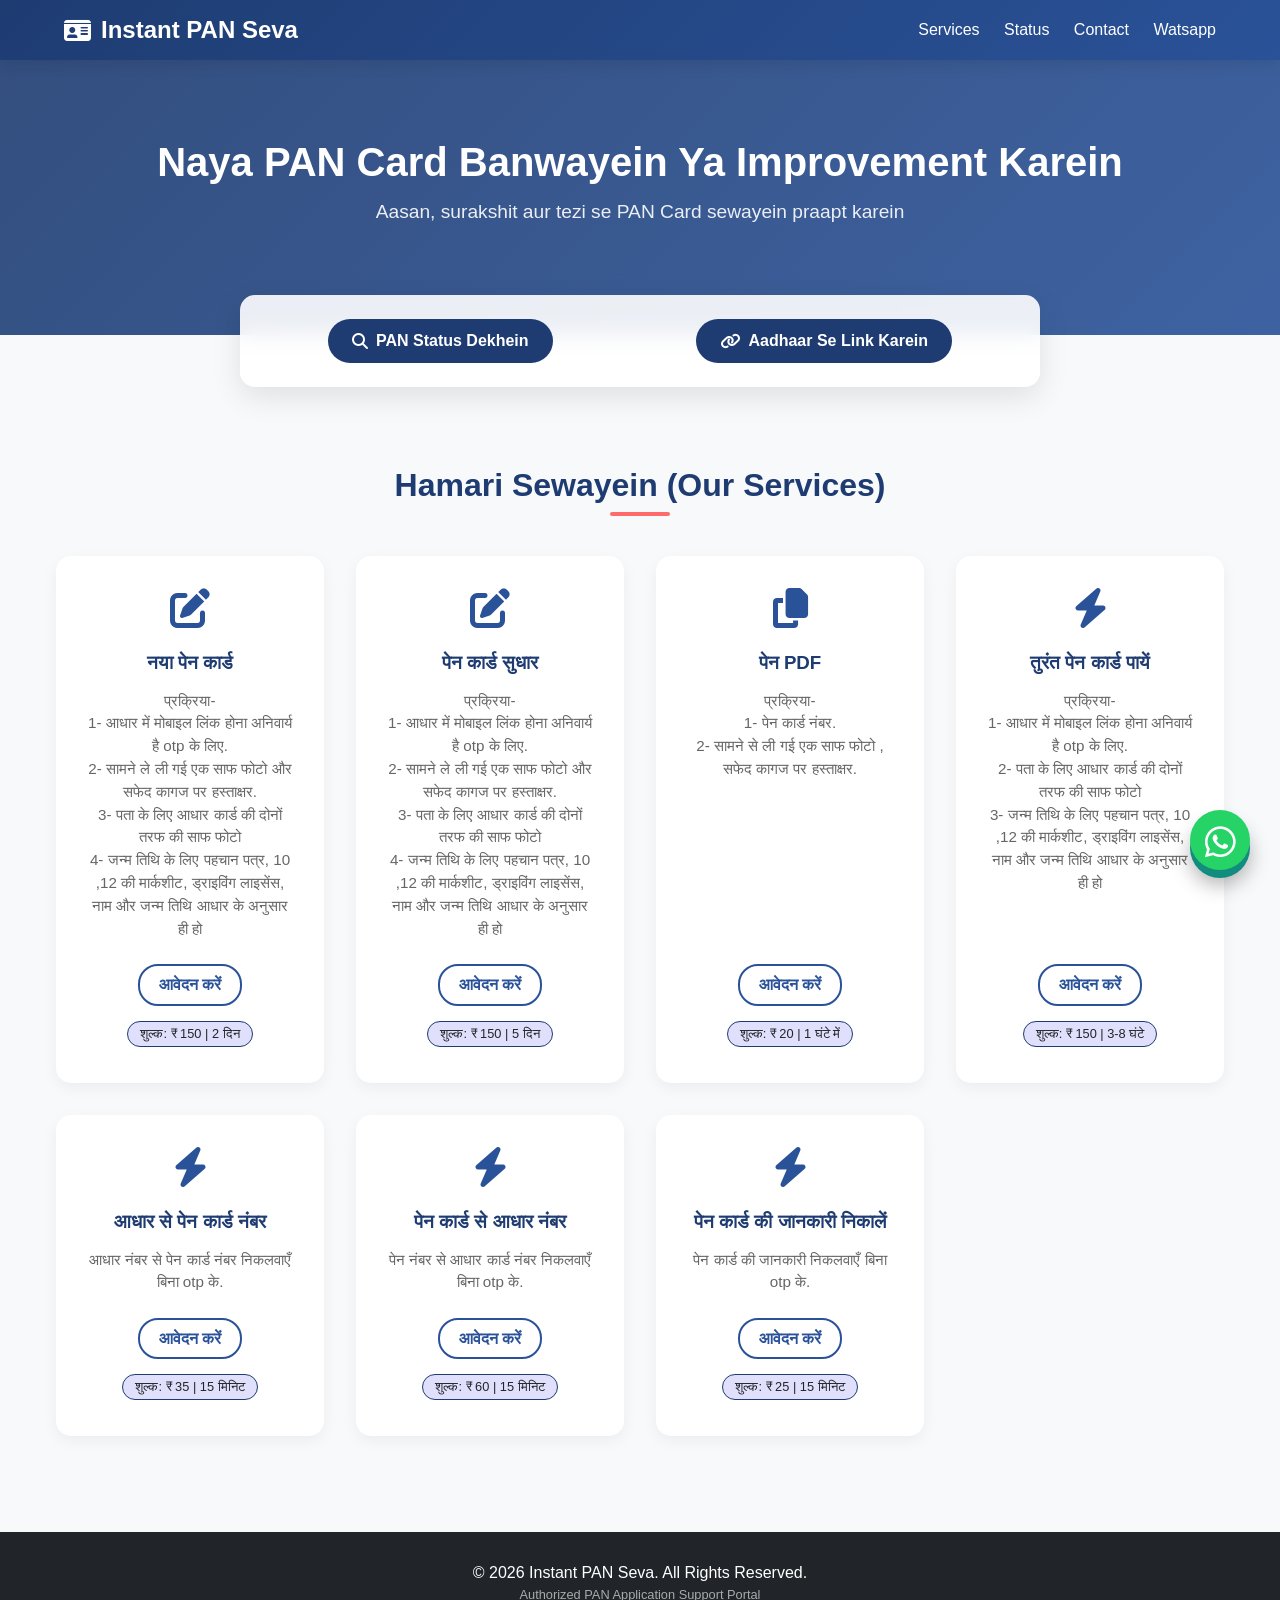
<file: pen.html>
<!DOCTYPE html>
<html lang="hi">
<head>
    <meta charset="UTF-8">
    <meta name="viewport" content="width=device-width, initial-scale=1.0">
    <title>Quick PAN Seva Portal</title>
    <link href="https://cdnjs.cloudflare.com/ajax/libs/font-awesome/6.0.0/css/all.min.css" rel="stylesheet">
    <link rel="stylesheet" href="stylepen.css">
</head>
<a href="https://wa.me/919936924143" class="whatsapp-3d-btn" target="_blank" aria-label="Chat on WhatsApp">
  <i class="fab fa-whatsapp"></i>
</a>

<!-- Font Awesome CDN (Logo ke icons ke liye) -->
<link rel="stylesheet" href="https://cdnjs.cloudflare.com/ajax/libs/font-awesome/6.4.0/css/all.min.css">
<body>

    <!-- Header -->
    <header>
        <div class="logo">
            <i class="fa-solid fa-id-card"></i> Instant PAN Seva
        </div>
        <nav>
            <a href="#services">Services</a>
            <a href="#status">Status</a>
            <a href="#contact">Contact</a>
            <a href="https://wa.me/9936924143" target="_blank">Watsapp</a>
        </nav>
    </header>

    <!-- Hero Section -->
    <section class="hero">
        <h1>Naya PAN Card Banwayein Ya Improvement Karein</h1>
        <p>Aasan, surakshit aur tezi se PAN Card sewayein praapt karein</p>
    </section>

    <!-- Quick Action / Status Bar -->
    <div class="quick-status" id="status">
        <a href="https://tin.tin.proteantech.in/pantan/StatusTrack.html" target="_blank" class="status-btn"><i class="fa-solid fa-magnifying-glass"></i> PAN Status Dekhein</a>
        <a href="https://eportal.incometax.gov.in/iec/foservices/#/pre-login/bl-link-aadhaar-landing" target="_blank" class="status-btn"><i class="fa-solid fa-link"></i> Aadhaar Se Link Karein</a>
    </div>

    <!-- Main Services -->
    <div class="container" id="services">
        <h2 class="section-title">Hamari Sewayein (Our Services)</h2>
        
        <div class="services-grid">
            <!-- Card 1 -->
            <div class="service-card">
                <i class="fa-solid fa-pen-to-square"></i>
                <h3>नया पेन कार्ड</h3>
                <p>प्रक्रिया-<br>1- आधार में मोबाइल लिंक होना अनिवार्य है otp के लिए.<br>2- सामने ले ली गई एक साफ फोटो और सफेद कागज पर हस्ताक्षर.
                <br>3- पता के लिए आधार कार्ड की दोनों तरफ की साफ फोटो<br>4- जन्म तिथि के लिए पहचान पत्र, 10 ,12 की मार्कशीट, ड्राइविंग लाइसेंस, नाम और जन्म तिथि आधार के अनुसार ही हो</p>
                <a href="https://wa.me/9936924143" target="_blank" class="btn-card">आवेदन करें</a>
                <span class="badge">शुल्क: ₹ 150 | 2 दिन</span>
            </div>

            <!-- Card 2 -->
            <div class="service-card">
                <i class="fa-solid fa-pen-to-square"></i>
                <h3>पेन कार्ड सुधार</h3>
                <p>प्रक्रिया-<br>1- आधार में मोबाइल लिंक होना अनिवार्य है otp के लिए.
                <br>2- सामने ले ली गई एक साफ फोटो और सफेद कागज पर हस्ताक्षर.
                <br>3- पता के लिए आधार कार्ड की दोनों तरफ की साफ फोटो
                <br>4- जन्म तिथि के लिए पहचान पत्र, 10 ,12 की मार्कशीट, ड्राइविंग लाइसेंस, नाम और जन्म तिथि आधार के अनुसार ही हो</p>
                <a href="https://wa.me/9936924143" target="_blank" class="btn-card">आवेदन करें</a>
                <span class="badge">शुल्क: ₹ 150 | 5 दिन</span>
            </div>

            <!-- Card 3 -->
            <div class="service-card">
                <i class="fa-solid fa-copy"></i>
                <h3>पेन PDF</h3>
                <p>प्रक्रिया- <br>1- पेन कार्ड नंबर.<br>2- सामने से ली गई एक साफ फोटो , सफेद कागज पर हस्ताक्षर.<br><br><br><br><br><br><br><br></p>
                <a href="https://wa.me/9936924143" target="_blank" class="btn-card">आवेदन करें</a>
                <span class="badge">शुल्क: ₹ 20 | 1 घंटे में</span>
            </div>

            <!-- Card 4 -->
            <div class="service-card">
                <i class="fa-solid fa-bolt"></i>
                <h3>तुरंत पेन कार्ड पायें</h3>
                <p>प्रक्रिया-<br>1- आधार में मोबाइल लिंक होना अनिवार्य है otp के लिए.
                <br>2- पता के लिए आधार कार्ड की दोनों तरफ की साफ फोटो
                <br>3- जन्म तिथि के लिए पहचान पत्र, 10 ,12 की मार्कशीट, ड्राइविंग लाइसेंस, नाम और जन्म तिथि आधार के अनुसार ही हो<br><br><br></p>
                <a href="https://wa.me/9936924143" target="_blank" class="btn-card">आवेदन करें</a>
                <span class="badge">शुल्क: ₹ 150 | 3-8 घंटे</span>
            </div>
            <div class="service-card">
                <i class="fa-solid fa-bolt"></i>
                <h3>आधार से पेन कार्ड नंबर</h3>
                <p>आधार नंबर से पेन कार्ड नंबर निकलवाएँ बिना otp के.</p>
                <a href="https://wa.me/9936924143" target="_blank" class="btn-card">आवेदन करें</a>
                <span class="badge">शुल्क: ₹ 35 | 15 मिनिट</span>
            </div>
            <div class="service-card">
                <i class="fa-solid fa-bolt"></i>
                <h3>पेन कार्ड से आधार नंबर</h3>
                <p>पेन नंबर से आधार कार्ड नंबर निकलवाएँ बिना otp के.</p>
                <a href="https://wa.me/9936924143" target="_blank" class="btn-card">आवेदन करें</a>
                <span class="badge">शुल्क: ₹ 60 | 15 मिनिट</span>
            </div>
            <div class="service-card">
                <i class="fa-solid fa-bolt"></i>
                <h3>पेन कार्ड की जानकारी निकालें</h3>
                <p>पेन कार्ड की जानकारी निकलवाएँ बिना otp के.</p>
                <a href="https://wa.me/9936924143" target="_blank" class="btn-card">आवेदन करें</a>
                <span class="badge">शुल्क: ₹ 25 | 15 मिनिट</span>
            </div>
        </div>
    </div>

    <!-- Footer -->
    <footer id="contact">
        <p>&copy; 2026 Instant PAN Seva. All Rights Reserved.</p>
        <p style="font-size: 0.8rem; margin-top: 5px; color: #aaa;">Authorized PAN Application Support Portal</p>
    </footer>

</body>
</html>
</file>
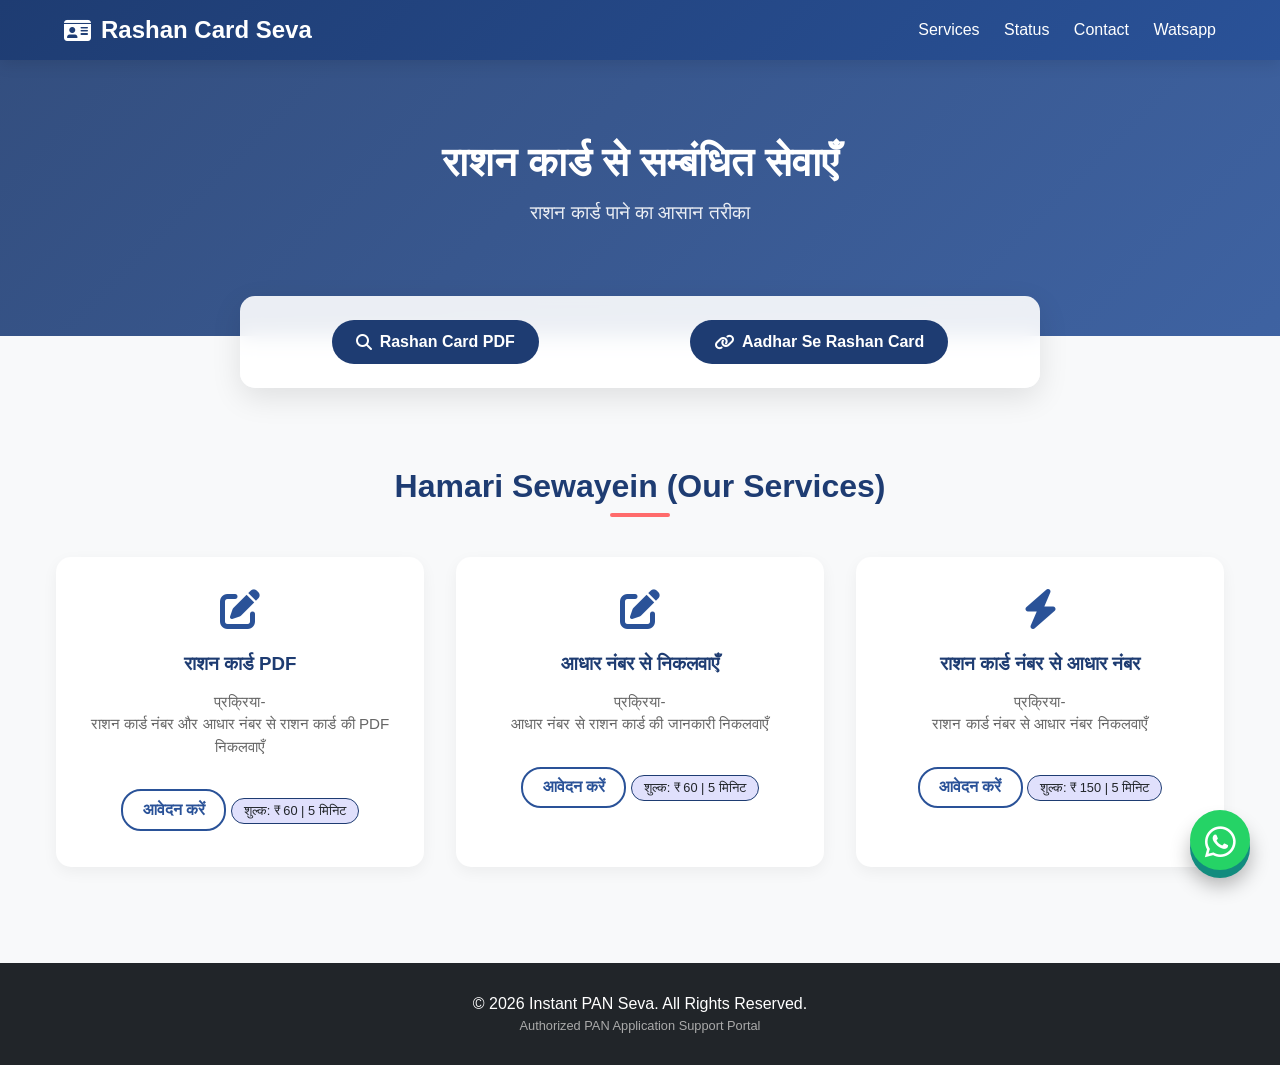
<file: rasan.html>
<!DOCTYPE html>
<html lang="hi">
<head>
    <meta charset="UTF-8">
    <meta name="viewport" content="width=device-width, initial-scale=1.0">
    <title>Quick PAN Seva Portal</title>
    <link href="https://cdnjs.cloudflare.com/ajax/libs/font-awesome/6.0.0/css/all.min.css" rel="stylesheet">
    <link rel="stylesheet" href="stylerasan.css">
</head>
<a href="https://wa.me/919936924143" class="whatsapp-3d-btn" target="_blank" aria-label="Chat on WhatsApp">
  <i class="fab fa-whatsapp"></i>
</a>

<!-- Font Awesome CDN (Logo ke icons ke liye) -->
<link rel="stylesheet" href="https://cdnjs.cloudflare.com/ajax/libs/font-awesome/6.4.0/css/all.min.css">
<body>

    <!-- Header -->
    <header>
        <div class="logo">
            <i class="fa-solid fa-id-card"></i> Rashan Card Seva
        </div>
        <nav>
            <a href="#services">Services</a>
            <a href="#status">Status</a>
            <a href="#contact">Contact</a>
            <a href="https://wa.me/9936924143" target="_blank">Watsapp</a>
        </nav>
    </header>

    <!-- Hero Section -->
    <section class="hero">
        <h1>राशन कार्ड से सम्बंधित सेवाएँ</h1>
        <p>राशन कार्ड पाने का आसान तरीका</p>
    </section>

    <!-- Quick Action / Status Bar -->
    <div class="quick-status" id="status">
        <a href="https://tin.tin.proteantech.in/pantan/StatusTrack.html" target="_blank" class="status-btn"><i class="fa-solid fa-magnifying-glass"></i> Rashan Card PDF</a>
        <a href="https://eportal.incometax.gov.in/iec/foservices/#/pre-login/bl-link-aadhaar-landing" target="_blank" class="status-btn"><i class="fa-solid fa-link">
        </i> Aadhar Se Rashan Card</a>
    </div>

    <!-- Main Services -->
    <div class="container" id="services">
        <h2 class="section-title">Hamari Sewayein (Our Services)</h2>
        
        <div class="services-grid">
            <!-- Card 1 -->
            <div class="service-card">
                <i class="fa-solid fa-pen-to-square"></i>
                <h3>राशन कार्ड PDF</h3>
                <p>प्रक्रिया-<br> राशन कार्ड नंबर और आधार नंबर से राशन कार्ड की PDF निकलवाएँ</p>
                <a href="https://wa.me/9936924143" target="_blank" class="btn-card">आवेदन करें</a>
                <span class="badge">शुल्क: ₹ 60 | 5 मिनिट</span>
            </div>

            <!-- Card 2 -->
            <div class="service-card">
                <i class="fa-solid fa-pen-to-square"></i>
                <h3>आधार नंबर से निकलवाएँ</h3>
                <p>प्रक्रिया-<br>आधार नंबर से राशन कार्ड की जानकारी निकलवाएँ</p>
                <a href="https://wa.me/9936924143" target="_blank" class="btn-card">आवेदन करें</a>
                <span class="badge">शुल्क: ₹ 60 | 5 मिनिट</span>
            </div>

        <div class="service-card">
                <i class="fa-solid fa-bolt"></i>
                <h3>राशन कार्ड नंबर से आधार नंबर</h3>
                <p>प्रक्रिया-<br>राशन कार्ड नंबर से आधार नंबर निकलवाएँ</p>
                <a href="https://wa.me/9936924143" target="_blank" class="btn-card">आवेदन करें</a>
                <span class="badge">शुल्क: ₹ 150 | 5 मिनिट</span>
            </div>
            
        </div>
    </div>

    <!-- Footer -->
    <footer id="contact">
        <p>&copy; 2026 Instant PAN Seva. All Rights Reserved.</p>
        <p style="font-size: 0.8rem; margin-top: 5px; color: #aaa;">Authorized PAN Application Support Portal</p>
    </footer>

</body>
</html>
</file>
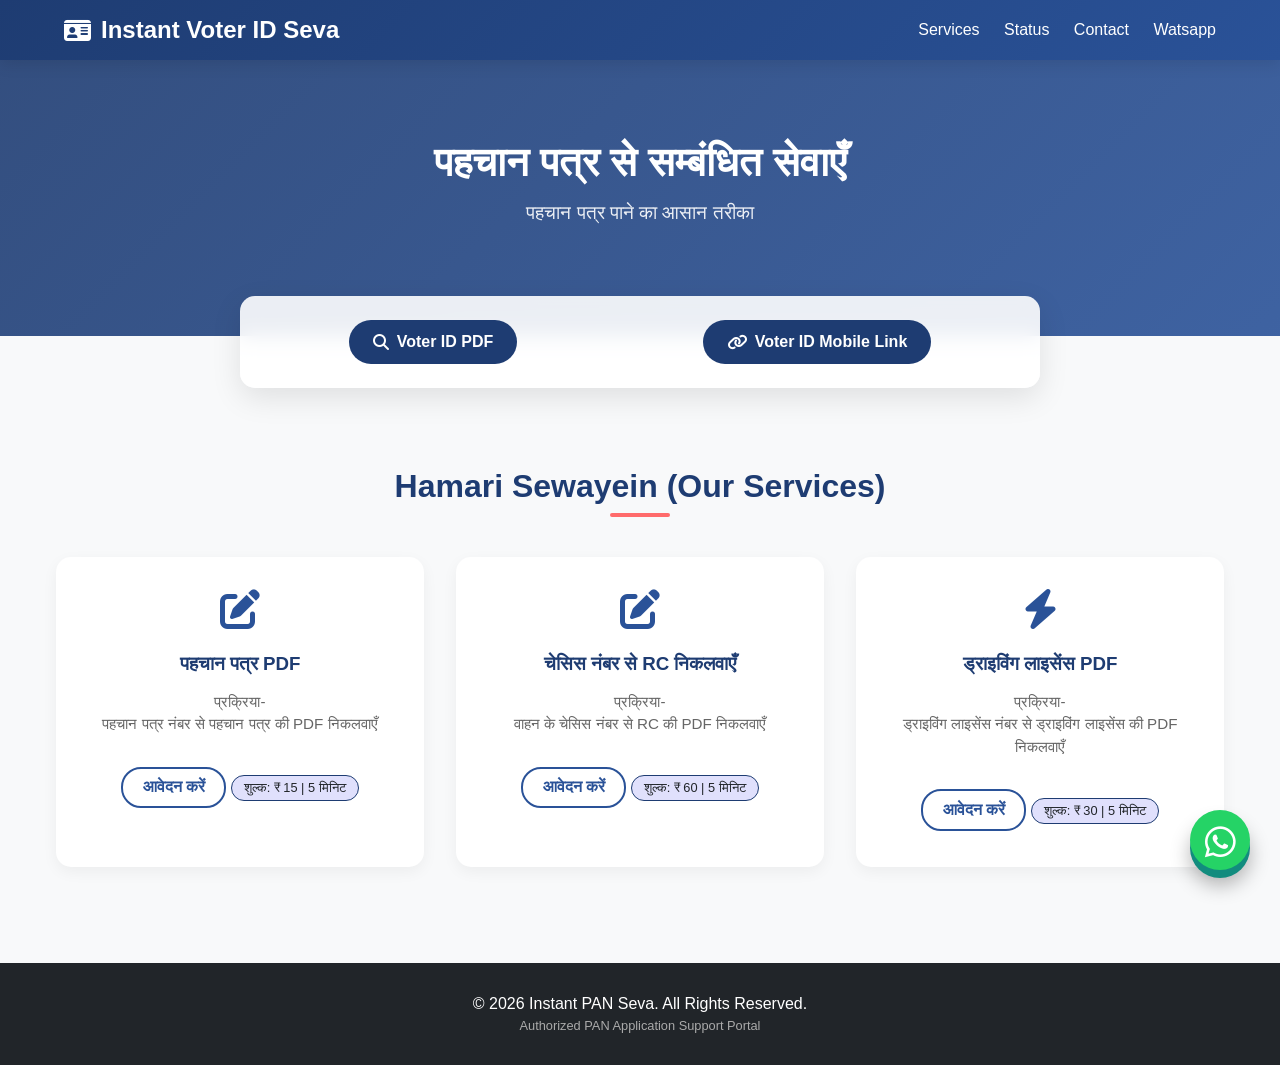
<file: voter.html>
<!DOCTYPE html>
<html lang="hi">
<head>
    <meta charset="UTF-8">
    <meta name="viewport" content="width=device-width, initial-scale=1.0">
    <title>Quick PAN Seva Portal</title>
    <link href="https://cdnjs.cloudflare.com/ajax/libs/font-awesome/6.0.0/css/all.min.css" rel="stylesheet">
    <link rel="stylesheet" href="stylevoter.css">
</head>
<a href="https://wa.me/919936924143" class="whatsapp-3d-btn" target="_blank" aria-label="Chat on WhatsApp">
  <i class="fab fa-whatsapp"></i>
</a>

<!-- Font Awesome CDN (Logo ke icons ke liye) -->
<link rel="stylesheet" href="https://cdnjs.cloudflare.com/ajax/libs/font-awesome/6.4.0/css/all.min.css">
<body>

    <!-- Header -->
    <header>
        <div class="logo">
            <i class="fa-solid fa-id-card"></i> Instant Voter ID Seva
        </div>
        <nav>
            <a href="#services">Services</a>
            <a href="#status">Status</a>
            <a href="#contact">Contact</a>
            <a href="https://wa.me/9936924143" target="_blank">Watsapp</a>
        </nav>
    </header>

    <!-- Hero Section -->
    <section class="hero">
        <h1>पहचान पत्र से सम्बंधित सेवाएँ</h1>
        <p>पहचान पत्र पाने का आसान तरीका</p>
    </section>

    <!-- Quick Action / Status Bar -->
    <div class="quick-status" id="status">
        <a href="https://tin.tin.proteantech.in/pantan/StatusTrack.html" target="_blank" class="status-btn"><i class="fa-solid fa-magnifying-glass"></i> Voter ID PDF</a>
        <a href="https://eportal.incometax.gov.in/iec/foservices/#/pre-login/bl-link-aadhaar-landing" target="_blank" class="status-btn"><i class="fa-solid fa-link">
        </i> Voter ID Mobile Link</a>
    </div>

    <!-- Main Services -->
    <div class="container" id="services">
        <h2 class="section-title">Hamari Sewayein (Our Services)</h2>
        
        <div class="services-grid">
            <!-- Card 1 -->
            <div class="service-card">
                <i class="fa-solid fa-pen-to-square"></i>
                <h3>पहचान पत्र PDF</h3>
                <p>प्रक्रिया-<br> पहचान पत्र नंबर से पहचान पत्र की PDF निकलवाएँ</p>
                <a href="https://wa.me/9936924143" target="_blank" class="btn-card">आवेदन करें</a>
                <span class="badge">शुल्क: ₹ 15 | 5 मिनिट</span>
            </div>

            <!-- Card 2 -->
            <div class="service-card">
                <i class="fa-solid fa-pen-to-square"></i>
                <h3>चेसिस नंबर से RC निकलवाएँ</h3>
                <p>प्रक्रिया-<br>वाहन के चेसिस नंबर से RC की PDF निकलवाएँ</p>
                <a href="https://wa.me/9936924143" target="_blank" class="btn-card">आवेदन करें</a>
                <span class="badge">शुल्क: ₹ 60 | 5 मिनिट</span>
            </div>

        <div class="service-card">
                <i class="fa-solid fa-bolt"></i>
                <h3>ड्राइविंग लाइसेंस PDF</h3>
                <p>प्रक्रिया-<br>ड्राइविंग लाइसेंस नंबर से ड्राइविंग लाइसेंस की PDF निकलवाएँ</p>
                <a href="https://wa.me/9936924143" target="_blank" class="btn-card">आवेदन करें</a>
                <span class="badge">शुल्क: ₹ 30 | 5 मिनिट</span>
            </div>
            
        </div>
    </div>

    <!-- Footer -->
    <footer id="contact">
        <p>&copy; 2026 Instant PAN Seva. All Rights Reserved.</p>
        <p style="font-size: 0.8rem; margin-top: 5px; color: #aaa;">Authorized PAN Application Support Portal</p>
    </footer>

</body>
</html>
</file>
<file: style.css>
* {
  margin: 0;
  padding: 0;
  box-sizing: border-box;
  font-family: 'Segoe UI', Tahoma, Geneva, Verdana, sans-serif;
}

body {
  background-color: #f4f6f9;
  color: #333;
}

/* Navbar */
.navbar {
  background-color: #2c2975;
  color: #fff;
  display: flex;
  justify-content: space-between;
  align-items: center;
  padding: 12px 80px;
  width: 100%;
  max-width: 100%;
}

.logo {
  display: flex;
  align-items: center;
  gap: 10px;
  font-size: 20px;
  font-weight: bold;
}

.logo-icon {
  color: #f1c40f;
  font-size: 22px;
}

.nav-links {
  display: flex;
  align-items: center;
  gap: 25px;
}

.nav-links a {
  color: #fff;
  text-decoration: none;
  font-size: 14px;
  transition: transform 0.1s ease;
}

.nav-links a:hover {
  transform: scale(1.05);
}

.btn-contact {
  background-color: #f1c40f;
  color: #111 !important;
  padding: 8px 18px;
  border-radius: 6px;
  font-weight: 600;
}

/* Layout Container */
.container {
  max-width: 100%;
  margin: 40px auto;
  padding: 0 20px;
  display: flex;
  flex-direction: column;
  gap: 30px;
}

/* Hero Banner */
.hero-banner {
  background: linear-gradient(135deg, #4c28a8, #6b21a8);
  color: #fff;
  padding: 40px 50px;
  border-radius: 16px;
  display: flex;
  justify-content: space-between;
  align-items: center;
  box-shadow: 0 4px 15px rgba(0, 0, 0, 0.05);
}

.hero-content {
  max-width: 65%;
}

.hero-content h1 {
  font-size: 28px;
  margin-bottom: 12px;
  font-weight: 700;
}

.hero-content p {
  font-size: 14px;
  color: #e0d7f5;
  line-height: 1.5;
}

.btn-yellow {
  background-color: #f1c40f;
  color: #111;
  border: none;
  padding: 12px 24px;
  font-size: 15px;
  font-weight: bold;
  border-radius: 8px;
  cursor: pointer;
  transition: transform 0.1s ease;
  text-decoration: none;
}

.btn-yellow:hover {
  transform: translateY(-2px);
}

/* Profile Card */
.card-contener {
  display: flex;  
  flex-direction: row;
  justify-content: center;
  gap: 20px; /* Cards ke beech ki doori */
  flex-wrap: wrap;
}
.profile-card {
  width: 28%;
  background-color: #fff;
  border-radius: 12px;
  padding: 30px;
  border: 1px solid #e2e8f0;
  box-shadow: 0 2px 8px rgba(0, 0, 0, 0.03);
  
}

.profile-title {
  color: #1e1045;
  font-size: 1.25rem;
  font-weight: bold;
  margin-bottom: 20px;
  display: flex;
  align-items: center;
  gap: 8px;
}

.profile-title i {
  color: #4c28a8;
}

.profile-grid {
  display: grid;
  grid-template-columns: repeat(auto-fit, minmax(180px, 1fr));
  gap: 16px;
  align-items: stretch;
}

/* Profile Image */
.avatar-container {
  display: flex;
  justify-content: center;
  align-items: center;
}

.avatar-wrapper {
  position: relative;
  width: 90px;
  height: 90px;
}

.avatar-img {
  width: 100%;
  height: 100%;
  border-radius: 50%;
  object-fit: cover;
  border: 2px solid #cbd5e1;
}

.status-dot {
  position: absolute;
  bottom: 4px;
  right: 4px;
  width: 14px;
  height: 14px;
  background-color: #10b981;
  border: 2px solid #fff;
  border-radius: 50%;
}

/* Details Grid Layout */
.details-grid {
  flex: 1;
  display: inline-block;
  grid-template-columns: repeat(3, 1fr);
  gap: 15px;
}

.info-box {
  background-color: #f8fafc;
  padding: 12px 16px;
  border-radius: 8px;
  display: flex;
  flex-direction: row;
  gap: 6px;
  box-shadow: 0 10px 25px rgba(0, 0, 0, 0.05), 
              0 2px 6px rgba(0, 0, 0, 0.04);
  
  border: 1px solid #f0f2f5;
  font-family: 'Segoe UI', system-ui, sans-serif;
  transition: transform 0.2s ease, box-shadow 0.2s ease;
}
.info-box:hover {
  transform: translateY(-2px);
  box-shadow: 0 14px 30px rgba(0, 0, 0, 0.08), 
              0 4px 8px rgba(0, 0, 0, 0.05);
}

.label {
  font-size: 12px;
  color: #64748b;
}

.value {
  font-size: 14px;
  font-weight: 600;
  color: #1e293b;
  
}

.status-verified {
  color: #059669;
  display: flex;
  align-items: center;
  gap: 6px;
}
@media (max-width: 480px) {
  .profile-grid {
    grid-template-columns: 1fr; /* मोबाइल में एक के नीचे एक दिखेगा */
  }

  .avatar-container {
    margin-bottom: 10px;
  }
}
* {
      box-sizing: border-box;
      margin: 0;
      padding: 0;
      font-family: 'Segoe UI', Tahoma, Geneva, Verdana, sans-serif;
}

    /* Heading Section */
    .header {
      margin-bottom: 30px;
      width: 35%;
        
    }

    .heading-3d {
      font-size: 28px;
      font-weight: 800;
      color: #0d233a; /* गहरा नीला/काला रंग */
      margin: 0 0 10px 0;
      letter-spacing: 0.5px;
      
      /* Multi-layered Text Shadow - यह असली 3D और गहराई (Depth) देता है */
      text-shadow: 
        1px 1px 0px #ffffff,               /* ऊपरी रोशनी (Highlight) */
        1px 2px 1px rgba(13, 35, 58, 0.2),  /* पहली परत की परछाई */
        2px 4px 3px rgba(0, 0, 0, 0.15),    /* मध्यम परछाई */
        3px 6px 6px rgba(0, 0, 0, 0.1);     /* नीची फैली हुई परछाई */
       
    }

    .sub-heading {
      font-size: 15px;
      color: #5a6e7f;
      margin: 0;
      font-weight: 500;
      /* सब-टेक्स्ट के लिए हल्का इनर-इफेक्ट */
      text-shadow: 1px 1px 1px rgba(255, 255, 255, 0.8);
      
    }

    /* Grid Layout */
    .services-grid {
      display: grid;
      grid-template-columns: repeat(auto-fit, minmax(320px, 1fr));
      gap: 20px;
    }
    .card-container {
    grid-template-columns: 1fr; /* एक लाइन में केवल 1 कार्ड दिखेगा */
    gap: 10px;
    padding: 10px;
  }
 
    /* Service Card */
    .card {
      background: #ffffff;
      border: 1px solid #e2e8f0;
      border-radius: 12px;
      padding: 24px;
      display: flex;
      flex-direction: column;
      justify-content: space-between;
      box-shadow: 0 1px 3px rgba(0, 0, 0, 0.05);
      transition: transform 0.2s, box-shadow 0.2s;
    }

    .card:hover {
      transform: translateY(-2px);
      box-shadow: 0 4px 12px rgba(0, 0, 0, 0.08);
    }

    /* Icon Box */
    .icon-box {
      width: 44px;
      height: 44px;
      border-radius: 10px;
      display: flex;
      align-items: center;
      justify-content: center;
      font-size: 20px;
      margin-bottom: 16px;
    }

    /* Content */
    .card h2 {
      font-size: 18px;
      font-weight: 700;
      color: #0f172a;
      margin-bottom: 8px;
    }

    .card p {
      font-size: 13px;
      color: #64748b;
      line-height: 1.5;
      margin-bottom: 20px;
      flex-grow: 1;
    }

    /* Buttons */
    .btn {
      display: block;
      width: 50%;
      padding: 10px 16px;
      border: none;
      border-radius: 6px;
      font-size: 14px;
      font-weight: 600;
      color: #ffffff;
      text-align: center;
      text-decoration: none;
      cursor: pointer;
      transition: opacity 0.2s;
    }
.button-group {
  display: flex;         /* Buttons ko row me lane ke liye */
  flex-direction: row;    /* Default row hi hota hai */
  gap: 10px;             /* Buttons ke beech ki spacing */
  align-items: center;   /* Vertical alignment ke liye */
}

/* Optional: agar buttons ko poori width divide karni ho */
.button-group .btn {
  flex: 1;               /* Dono buttons equal width ke ho jayenge */
  padding: 10px 15px;
  background-color: #2563eb;
  color: white;
  border: none;
  border-radius: 6px;
  cursor: pointer;
}
    .btn:hover {
      opacity: 0.9;
    }

    /* Multi-Button Layout */
    .btn-group {
      display: flex;
      gap: 10px;
    }

    .btn-group .btn {
      flex: 1;
    }
    /* Footer */
        footer {
            background-color: #2c2975;
            color: white;
            text-align: center;
            padding: 2rem;
            margin-top: 4rem;
            
        }
        /* WhatsApp 3D Button Style */
.whatsapp-3d-btn {
  position: fixed;
  bottom: 30px;
  right: 30px;
  width: 60px;
  height: 60px;
  background-color: #25D366;
  color: #fff;
  border-radius: 50%;
  text-align: center;
  font-size: 35px;
  line-height: 60px;
  text-decoration: none;
  z-index: 1000;
  
  /* 3D Depth Base Effect */
  box-shadow: 0 8px 0 #128C7E, 0 15px 20px rgba(0, 0, 0, 0.3);
  transition: all 0.2s ease-in-out;
  transform: translateY(0);
}

/* Hover Effect (Button niche dabne jaisa 3D effect dega) */
.whatsapp-3d-btn:hover {
  transform: translateY(4px);
  box-shadow: 0 4px 0 #128C7E, 0 8px 10px rgba(0, 0, 0, 0.3);
  background-color: #20ba5a;
}

/* Click / Active Effect */
.whatsapp-3d-btn:active {
  transform: translateY(8px);
  box-shadow: 0 0 0 #128C7E, 0 3px 5px rgba(0, 0, 0, 0.3);
}

/* Icon Centering Alignment */
.whatsapp-3d-btn i {
  vertical-align: middle;
}



    /* Custom Colors for Cards */
    /* 1. PAN Card */
    .card-pan .icon-box { background-color: #dbeafe; color: #2563eb; }
    .card-pan .btn { background-color: #2563eb; }

    /* 2. Income Cert */
    .card-income .icon-box { background-color: #d1fae5; color: #059669; }
    .card-income .btn { background-color: #059669; }

    /* 3. Domicile */
    .card-domicile .icon-box { background-color: #ffedd5; color: #d97706; }
    .card-domicile .btn { background-color: #d97706; }

    /* 4. Caste Cert */
    .card-caste .icon-box { background-color: #f3e8ff; color: #9333ea; }
    .card-caste .btn { background-color: #9333ea; }

    /* 5. UAN / EPFO */
    .card-uan .icon-box { background-color: #cff4fc; color: #0891b2; }
    .card-uan .btn { background-color: #0891b2; }

    /* 6. DBT Bank */
    .card-dbt .icon-box { background-color: #ccfbf1; color: #0d9488; }
    .card-dbt .btn { background-color: #0d9488; }

    /* 7. UP Labour Card */
    .card-labour .icon-box { background-color: #ffedd5; color: #ea580c; }
    .card-labour .btn { background-color: #ea580c; }

    /* 8. Land Records */
    .card-land .icon-box { background-color: #ffe4e6; color: #e11d48; }
    .card-land .btn-red { background-color: #e11d48; }
    .card-land .btn-gray { background-color: #f1f5f9; color: #334155; }

    /* 9. UP Labour Card */
    .card-rc .icon-box { background-color: #ffedd5; color: #df8250; }
    .card-rc .btn { background-color: #1d8d26; }

    /* 10. UP Labour Card */
    .card-rasan .icon-box { background-color: #573913; color: #81c45a; }
    .card-rasan .btn { background-color: #4878cf; }
   
    /* 11. PM1 */
    .card-pm1 .icon-box { background-color: #8eca9b; color: #0284c7; }
    .card-pm1 .btn { background-color: #1e770c; }
    /* 12. PM2 */
    .card-pm2 .icon-box { background-color: #95cca1; color: #0284c7; }
    .card-pm2 .btn { background-color: #1e770c; }
    /* 13. PM3 */
    .card-pm3 .icon-box { background-color: #95cca1; color: #0284c7; }
    .card-pm3 .btn { background-color: #1e770c; }
    /* 13. krashi */
    .card-krashi .icon-box { background-color: #95cca1; color: #0284c7; }
    .card-krashi .btn { background-color: #173d0f; }
/* --- Responsive Breakpoints --- */

/* Tablet Screens (1024px and below) */
@media (max-width: 1669px) {
 
  .btn-yellow {
    justify-content: flex-start;
    width: 15%;
    gap: 10px;
    padding: 12px 20px;
    margin-right: 10px;
    font-size: 12px;
    font-weight: bold;
  }
}
@media (max-width: 1024px) {
  .hero-banner {
    flex-direction: column;
    align-items: flex-start;
    padding: 18px 16px;
    border-radius: 12px;
    gap: 16px;
  }

  .btn-yellow {
    justify-content: flex-start;
    width: 50%;
    gap: 10px;
  }
}

/* Mobile Screens (600px and below) */
@media (max-width: 600px) {
  .hero-banner {
    padding: 18px 16px;
    border-radius: 12px;
    gap: 16px;
  }

  .hero-banner h2 {
    font-size: 1.2rem;
  }

  .hero-banner p {
    font-size: 0.8rem;
  }

  .btn-yellow {
    flex-direction: column;
    width: 50%;
    gap: 10px;
   
  }

  .banner-btn {
    width: 100%;
    text-align: center;
    white-space: normal; /* Mobile par text multi-line me wrap hone dega */
    padding: 12px 10px;
    font-size: 0.9rem;
  }
  .navbar{
    width: 100%;
  }
}
</file>
<file: allser.css>
:root {
            --primary: #1d4ed8;
            --primary-dark: #1e40af;
            --primary-light: #eff6ff;
            --secondary: #0ea5e9;
            --accent: #10b981;
            --bg-body: #f1f5f9;
            --card-bg: #ffffff;
            --text-main: #1e293b;
            --text-muted: #64748b;
            --border-color: #e2e8f0;
            --badge-bg: #e0f2fe;
            --badge-text: #0369a1;
            --shadow-sm: 0 2px 4px rgba(0,0,0,0.04);
            --shadow-md: 0 10px 25px -5px rgba(0,0,0,0.06), 0 8px 10px -6px rgba(0,0,0,0.04);
            --shadow-hover: 0 20px 25px -5px rgba(29, 78, 216, 0.1), 0 8px 10px -6px rgba(29, 78, 216, 0.04);
            --radius-lg: 16px;
            --radius-md: 10px;
            --radius-full: 9999px;
            --transition: all 0.25s cubic-bezier(0.4, 0, 0.2, 1);
        }

        * {
            margin: 0;
            padding: 0;
            box-sizing: border-box;
            font-family: 'Plus Jakarta Sans', 'Noto Sans Devanagari', sans-serif;
        }

        body {
            background-color: var(--bg-body);
            color: var(--text-main);
            line-height: 1.5;
        }

        /* ================= NAVIGATION BAR ================= */
        .navbar {
            background: rgba(255, 255, 255, 0.95);
            backdrop-filter: blur(12px);
            border-bottom: 1px solid var(--border-color);
            position: sticky;
            top: 0;
            z-index: 100;
            padding: 0.75rem 2rem;
            display: flex;
            align-items: center;
            justify-content: space-between;
            box-shadow: var(--shadow-sm);
        }

        .nav-brand {
            display: flex;
            align-items: center;
            gap: 12px;
            text-decoration: none;
        }

        .brand-logo {
            width: 44px;
            height: 44px;
            background: linear-gradient(135deg, var(--primary), var(--secondary));
            border-radius: 12px;
            display: flex;
            align-items: center;
            justify-content: center;
            color: #fff;
            font-size: 1.3rem;
            box-shadow: 0 4px 10px rgba(29, 78, 216, 0.3);
        }

        .brand-text h1 {
            font-size: 1.2rem;
            font-weight: 800;
            color: #0f172a;
            letter-spacing: -0.5px;
        }

        .brand-text span {
            font-size: 0.72rem;
            color: var(--primary);
            font-weight: 600;
            text-transform: uppercase;
            letter-spacing: 0.5px;
        }

        .nav-search {
            flex: 1;
            max-width: 420px;
            margin: 0 2rem;
            position: relative;
        }

        .nav-search input {
            width: 100%;
            padding: 0.6rem 1rem 0.6rem 2.6rem;
            border-radius: var(--radius-full);
            border: 1px solid var(--border-color);
            background-color: #f8fafc;
            font-size: 0.88rem;
            outline: none;
            transition: var(--transition);
        }

        .nav-search input:focus {
            border-color: var(--primary);
            background: #fff;
            box-shadow: 0 0 0 4px rgba(29, 78, 216, 0.1);
        }

        .nav-search i {
            position: absolute;
            left: 1rem;
            top: 50%;
            transform: translateY(-50%);
            color: var(--text-muted);
            font-size: 0.9rem;
        }

        .nav-actions {
            display: flex;
            align-items: center;
            gap: 1rem;
        }

        .wallet-badge {
            display: flex;
            align-items: center;
            gap: 8px;
            background: #ecfdf5;
            color: #065f46;
            border: 1px solid #a7f3d0;
            padding: 0.45rem 0.9rem;
            border-radius: var(--radius-full);
            font-size: 0.85rem;
            font-weight: 700;
            
        }

        .wallet-badge i {
            color: var(--accent);
            text-decoration: none;
        }
/* Floating 3D Button Styling */
    .floating-whatsapp-btn {
      position: fixed;
      bottom: 30px;
      right: 30px;
      width: 65px;
      height: 65px;
      background: radial-gradient(circle at 35% 35%, #25D366 0%, #128C7E 70%, #075E54 100%);
      border-radius: 50%;
      display: flex;
      align-items: center;
      justify-content: center;
      text-decoration: none;
      z-index: 9999;
      
      /* 3D Depth aur Layered Shadows */
      box-shadow: 
        inset 0 4px 6px rgba(255, 255, 255, 0.4),
        inset 0 -4px 6px rgba(0, 0, 0, 0.4),
        0 10px 20px rgba(0, 0, 0, 0.25),
        0 4px 8px rgba(37, 211, 102, 0.4);
      
      transition: all 0.3s cubic-bezier(0.175, 0.885, 0.32, 1.275);
    }

    /* SVG Icon Style */
    .floating-whatsapp-btn svg {
      width: 38px;
      height: 38px;
      fill: #ffffff;
      filter: drop-shadow(0 2px 3px rgba(0, 0, 0, 0.3));
      transition: transform 0.3s ease;
    }

    /* Hover State (Interactive 3D Effect) */
    .floating-whatsapp-btn:hover {
      transform: translateY(-5px) scale(1.08);
      box-shadow: 
        inset 0 4px 6px rgba(255, 255, 255, 0.5),
        inset 0 -4px 6px rgba(0, 0, 0, 0.4),
        0 18px 28px rgba(0, 0, 0, 0.3),
        0 6px 14px rgba(37, 211, 102, 0.6);
    }

    .floating-whatsapp-btn:hover svg {
      transform: rotate(-8deg) scale(1.05);
    }

    /* Active / Click State */
    .floating-whatsapp-btn:active {
      transform: translateY(2px) scale(0.96);
      box-shadow: 
        inset 0 2px 4px rgba(0, 0, 0, 0.5),
        0 4px 8px rgba(0, 0, 0, 0.2);
    }

    /* Ripple Animation Ring */
    .whatsapp-ping {
      position: absolute;
      width: 100%;
      height: 100%;
      border-radius: 50%;
      background-color: rgba(37, 211, 102, 0.4);
      z-index: -1;
      animation: pulse-ring 2s infinite;
    }

    @keyframes pulse-ring {
      0% {
        transform: scale(0.95);
        opacity: 0.8;
      }
      70% {
        transform: scale(1.4);
        opacity: 0;
      }
      100% {
        transform: scale(1.4);
        opacity: 0;
      }
    }
        .user-profile {
            display: flex;
            align-items: center;
            gap: 10px;
            padding-left: 0.5rem;
            border-left: 1px solid var(--border-color);
        }

        .avatar {
            width: 38px;
            height: 38px;
            border-radius: 50%;
            background: #1061ca;
            display: flex;
            align-items: center;
            justify-content: center;
            font-weight: 700;
            color: #fdfdfd;
            font-size: 0.9rem;
        }

        /* ================= HERO BANNER ================= */
        .hero-banner {
            max-width: 1860px;
            margin: 1.5rem auto 0;
            padding: 0 1.5rem;
        }

        .banner-card {
            background: linear-gradient(135deg, #1e3a8a 0%, #2563eb 60%, #38bdf8 100%);
            border-radius: 20px;
            padding: 2.2rem 2.5rem;
            color: #ffffff;
            position: relative;
            overflow: hidden;
            display: flex;
            justify-content: space-between;
            align-items: center;
            box-shadow: 0 15px 30px rgba(37, 99, 235, 0.2);
        }

        .banner-card::after {
            content: '';
            position: absolute;
            width: 350px;
            height: 350px;
            background: radial-gradient(circle, rgba(255,255,255,0.15) 0%, rgba(255,255,255,0) 70%);
            top: -100px;
            right: -50px;
            border-radius: 50%;
        }

        .banner-content {
            max-width: 650px;
            z-index: 1;
        }

        .banner-tag {
            display: inline-flex;
            align-items: center;
            gap: 6px;
            background: rgba(255, 255, 255, 0.2);
            padding: 4px 12px;
            border-radius: var(--radius-full);
            font-size: 0.75rem;
            font-weight: 600;
            margin-bottom: 0.75rem;
            backdrop-filter: blur(4px);
        }

        .banner-content h2 {
            font-size: 1.9rem;
            font-weight: 800;
            line-height: 1.25;
            margin-bottom: 0.5rem;
        }

        .banner-content p {
            font-size: 0.95rem;
            color: #e0f2fe;
            margin-bottom: 1.25rem;
        }

        .banner-stats {
            display: flex;
            gap: 1.5rem;
        }

        .stat-item {
            display: flex;
            align-items: center;
            gap: 8px;
            font-size: 0.85rem;
            font-weight: 600;
        }

        .stat-item i {
            color: #fbbf24;
        }

        /* ================= SERVICES SECTION ================= */
        .services-wrapper {
            max-width: 1860px;
            margin: 2rem auto;
            padding: 0 1.5rem;
        }
        .slider-3d-wrapper {
      flex: 1;
      max-width: 20%;
      height: 220px;
      perspective: 1000px;
      display: flex;
      justify-content: center;
      align-items: center;
      position: relative;
    }

    .slider-3d-track {
      width: 100%;
      height: 100%;
      position: relative;
      transform-style: preserve-3d;
    }

    .card {
      position: absolute;
      width: 170px;
      height: 210px;
      top: 5px;
      left: 50%;
      margin-left: -85px;
      border-radius: 16px;
      background: #ffffff;
      overflow: hidden;
      box-shadow: 0 15px 30px rgba(0, 0, 0, 0.3);
      border: 2px solid rgba(255, 255, 255, 0.3);
      animation: rotate3d 12s infinite ease-in-out;
      transition: transform 0.6s ease;
    }

    .card img {
      width: 100%;
      height: 100%;
      object-fit: cover;
      display: block;
    }

    /* Staggered 3D Animation Positions */
    .card:nth-child(1) { animation-delay: 0s; }
    .card:nth-child(2) { animation-delay: -3s; }
    .card:nth-child(3) { animation-delay: -6s; }
    .card:nth-child(4) { animation-delay: -9s; }

    @keyframes rotate3d {
      0%, 100% {
        transform: translateX(0) scale(1) translateZ(80px);
        opacity: 1;
        z-index: 4;
        filter: drop-shadow(0 20px 25px rgba(0,0,0,0.3));
      }
      25% {
        transform: translateX(80px) rotateY(-25deg) scale(0.85) translateZ(0);
        opacity: 0.75;
        z-index: 2;
      }
      50% {
        transform: translateX(0) scale(0.7) translateZ(-80px);
        opacity: 0.4;
        z-index: 1;
      }
      75% {
        transform: translateX(-80px) rotateY(25deg) scale(0.85) translateZ(0);
        opacity: 0.75;
        z-index: 2;
      }
    }

    /* Responsive */
    @media (max-width: 850px) {
      .banner-container {
        flex-direction: column;
        padding: 30px;
        text-align: center;
      }
      .banner-content {
        max-width: 100%;
        margin-bottom: 30px;
      }
      .features {
        justify-content: center;
      }
      .slider-3d-wrapper {
        width: 100%;
        max-width: 100%;
      }
    }
        .section-header {
            display: flex;
            justify-content: space-between;
            align-items: center;
            margin-bottom: 1.5rem;
        }

        .section-title {
            font-size: 1.25rem;
            font-weight: 800;
            color: #0f172a;
            display: flex;
            align-items: center;
            gap: 8px;
        }

        .section-title::before {
            content: '';
            width: 4px;
            height: 20px;
            background: var(--primary);
            border-radius: 4px;
            display: inline-block;
        }

        .service-grid {
            display: grid;
            grid-template-columns: repeat(auto-fill, minmax(290px, 1fr));
            gap: 1.25rem;
        }

        /* Service Card Style */
        .service-card {
            background: var(--card-bg);
            border-radius: var(--radius-lg);
            border: 1px solid rgba(226, 232, 240, 0.9);
            padding: 1.25rem;
            position: relative;
            background: linear-gradient(180deg, #ffffff 0%, #f8fafc 100%);
            box-shadow: var(--shadow-sm);
            transition: var(--transition);
            display: flex;
            flex-direction: column;
            justify-content: space-between;
        }

        .service-card:hover {
            transform: translateY(-4px);
            box-shadow: var(--shadow-hover);
            border-color: #cbd5e1;
        }

        .card-header {
            display: flex;
            justify-content: space-between;
            align-items: center;
            margin-bottom: 0.6rem;
        }

        .card-title {
            font-size: 0.9rem;
            font-weight: 1000;
            color: #2d3036;
            letter-spacing: 0.4px;
            text-transform: uppercase;
        }

        .badge-category {
            font-size: 0.65rem;
            font-weight: 700;
            padding: 3px 8px;
            border-radius: 6px;
            display: inline-flex;
            align-items: center;
            gap: 4px;
            text-transform: uppercase;
        }

        .badge-verify { background: #ecfdf5; color: #047857; }
        .badge-info { background: #e0f2fe; color: #0369a1; }
        .badge-warn { background: #fef3c7; color: #b45309; }
        .badge-alert { background: #fee2e2; color: #b91c1c; }

        .card-desc {
            font-size: 0.82rem;
            color: #334155;
            margin-bottom: 0.9rem;
            min-height: 2.4rem;
            line-height: 1.35;
        }

        .card-body {
            display: flex;
            justify-content: space-between;
            align-items: center;
            margin-bottom: 1rem;
        }

        .stats-price {
            display: flex;
            align-items: baseline;
            gap: 8px;
        }

        .count-zero {
            font-size: 2rem;
            font-weight: 700;
            color: #1e3a8a;
            line-height: 1;
        }

        .price-tag {
            background: #dcfce7;
            color: #15803d;
            font-size: 0.78rem;
            font-weight: 700;
            padding: 2px 7px;
            border-radius: 4px;
            border: 1px solid #bbf7d0;
        }

        .card-thumbnail {
            width: 72px;
            height: 48px;
            border-radius: 6px;
            background: #f1f5f9;
            display: flex;
            align-items: center;
            justify-content: center;
            overflow: hidden;
            border: 1px solid #e2e8f0;
        }

        .card-thumbnail img {
            width: 100%;
            height: 100%;
            object-fit: cover;
        }

        .thumb-icon {
            font-size: 1.5rem;
            color: var(--secondary);
        }

        .card-actions {
            display: flex;
            gap: 8px;
        }

        .btn {
            border-radius: var(--radius-md);
            font-size: 0.8rem;
            font-weight: 700;
            padding: 0.45rem 1rem;
            cursor: pointer;
            border: none;
            transition: var(--transition);
            text-align: center;
            text-decoration: none;
        }

        .btn-primary {
            background: #1d4ed8;
            color: #ffffff;
            flex: 1;
        }

        .btn-primary:hover {
            background: #1e40af;
        }

        .btn-outline {
            background: #ffffff;
            color: #334155;
            border: 1px solid #cbd5e1;
            padding: 0.45rem 0.9rem;
        }

        .btn-outline:hover {
            background: #f8fafc;
            border-color: #94a3b8;
        }
        

        /* ================= FOOTER ================= */
        .footer {
            background: #0f172a;
            color: #cbd5e1;
            padding: 10px 0;
            margin-top: 4rem;
            border-top: 1px solid #1e293b;
            
        }

        .footer-container {
            max-width: 1360px;
            margin: 0 auto;
            padding: 0 1.5rem;
            display: grid;
            grid-template-columns: 2fr 1fr 1fr 1.5fr;
            gap: 2.5rem;
        }

        .footer-col h4 {
            color: #ffffff;
            font-size: 1rem;
            font-weight: 700;
            margin-bottom: 1.2rem;
            position: relative;
        }

        .footer-col p {
            font-size: 0.85rem;
            line-height: 1.6;
            margin-bottom: 1rem;
            color: #94a3b8;
        }

        .footer-links {
            list-style: none;
        }

        .footer-links li {
            margin-bottom: 0.6rem;
        }

        .footer-links a {
            color: #94a3b8;
            text-decoration: none;
            font-size: 0.85rem;
            transition: var(--transition);
            display: inline-flex;
            align-items: center;
            gap: 6px;
        }

        .footer-links a:hover {
            color: #38bdf8;
            transform: translateX(4px);
        }

        .contact-box {
            background: #1e293b;
            padding: 1rem;
            border-radius: var(--radius-md);
            border: 1px solid #334155;
        }

        .contact-row {
            display: flex;
            align-items: center;
            gap: 10px;
            font-size: 0.85rem;
            margin-bottom: 0.6rem;
        }

        .contact-row:last-child {
            margin-bottom: 0;
        }

        .contact-row i {
            color: #38bdf8;
        }

        .footer-bottom {
            max-width: 1360px;
            margin: 2.5rem auto 0;
            padding: 1.5rem 1.5rem 0;
            border-top: 1px solid #1e293b;
            display: flex;
            justify-content: space-between;
            align-items: center;
            font-size: 0.8rem;
            color: #64748b;
        }

        @media (max-width: 1024px) {
            .footer-container {
                grid-template-columns: 1fr 1fr;
            }
        }

        @media (max-width: 768px) {
            .navbar {
                padding: 0.75rem 1rem;
            }
            .nav-search {
                display: none;
            }
            .footer-container {
                grid-template-columns: 1fr;
            }
            .banner-card {
                padding: 1.5rem;
            }
            .banner-content h2 {
                font-size: 1.4rem;
            }
        }
</file>
<file: styleedis.css>
* {
            margin: 0;
            padding: 0;
            box-sizing: border-box;
            font-family: 'Segoe UI', Tahoma, Geneva, Verdana, sans-serif;
        }

        body {
            background: linear-gradient(135deg, #0f172a, #1e1b4b, #311042);
            color: #f8fafc;
            min-height: 100vh;
            padding: 20px;
            perspective: 1000px;
        }
        /* WhatsApp 3D Button Style */
.whatsapp-3d-btn {
  position: fixed;
  bottom: 30px;
  right: 30px;
  width: 60px;
  height: 60px;
  background-color: #25D366;
  color: #fff;
  border-radius: 50%;
  text-align: center;
  font-size: 35px;
  line-height: 60px;
  text-decoration: none;
  z-index: 1000;
  
  /* 3D Depth Base Effect */
  box-shadow: 0 8px 0 #128C7E, 0 15px 20px rgba(0, 0, 0, 0.3);
  transition: all 0.2s ease-in-out;
  transform: translateY(0);
}

/* Hover Effect (Button niche dabne jaisa 3D effect dega) */
.whatsapp-3d-btn:hover {
  transform: translateY(4px);
  box-shadow: 0 4px 0 #128C7E, 0 8px 10px rgba(0, 0, 0, 0.3);
  background-color: #20ba5a;
}

/* Click / Active Effect */
.whatsapp-3d-btn:active {
  transform: translateY(8px);
  box-shadow: 0 0 0 #128C7E, 0 3px 5px rgba(0, 0, 0, 0.3);
}

/* Icon Centering Alignment */
.whatsapp-3d-btn i {
  vertical-align: middle;
}

        /* Header Styling */
        header {
            text-align: center;
            margin-bottom: 40px;
            padding: 20px;
        }

        header h1 {
            font-size: 2.8rem;
            background: linear-gradient(90deg, #38bdf8, #818cf8, #c084fc);
            -webkit-background-clip: text;
            -webkit-text-fill-color: transparent;
            margin-bottom: 10px;
            text-shadow: 0 10px 20px rgba(0,0,0,0.5);
        }

        header p {
            color: #94a3b8;
            font-size: 1.1rem;
        }

        /* 3D Main Container */
        .container {
            max-width: 100%;
            margin: 0 auto;
            display: grid;
            grid-template-columns: repeat(auto-fit, minmax(320px, 1fr));
            gap: 30px;
            padding: 10px;
        }

        /* 3D Glassmorphism Card Style */
        .card {
            background: rgba(255, 255, 255, 0.05);
            backdrop-filter: blur(16px);
            -webkit-backdrop-filter: blur(16px);
            border: 1px solid rgba(255, 255, 255, 0.1);
            border-radius: 20px;
            padding: 30px;
            box-shadow: 0 20px 40px rgba(0, 0, 0, 0.4),
                        inset 0 1px 0 rgba(255, 255, 255, 0.2);
            transform-style: preserve-3d;
            transition: all 0.4s ease;
            cursor: pointer;
            position: relative;
        }

        .card:hover {
            transform: translateY(-10px) rotateX(5deg) rotateY(2deg);
            box-shadow: 0 30px 60px rgba(56, 189, 248, 0.2),
                        inset 0 1px 0 rgba(255, 255, 255, 0.4);
            border-color: rgba(56, 189, 248, 0.4);
        }

        .card-icon {
            font-size: 2.5rem;
            margin-bottom: 20px;
            width: 60px;
            height: 60px;
            background: linear-gradient(135deg, #38bdf8, #818cf8);
            border-radius: 15px;
            display: flex;
            align-items: center;
            justify-content: center;
            box-shadow: 0 10px 20px rgba(56, 189, 248, 0.3);
            transform: translateZ(20px);
        }

        .card h2 {
            font-size: 1.5rem;
            margin-bottom: 15px;
            color: #f1f5f9;
            transform: translateZ(15px);
        }

        /* Step List Styling */
        .steps {
            list-style: none;
            margin-top: 15px;
            transform: translateZ(10px);
        }

        .steps li {
            position: relative;
            padding-left: 30px;
            margin-bottom: 12px;
            font-size: 0.95rem;
            color: #cbd5e1;
            line-height: 1.4;
        }

        .steps li::before {
            content: attr(data-step);
            position: absolute;
            left: 0;
            top: 0;
            width: 20px;
            height: 20px;
            background: rgba(129, 140, 248, 0.2);
            border: 1px solid #818cf8;
            color: #818cf8;
            border-radius: 50%;
            display: flex;
            align-items: center;
            justify-content: center;
            font-size: 0.75rem;
            font-weight: bold;
        }

        .btn {
            display: inline-block;
            margin-top: 20px;
            padding: 10px 20px;
            background: linear-gradient(90deg, #38bdf8, #818cf8);
            color: #0f172a;
            font-weight: bold;
            text-decoration: none;
            border-radius: 10px;
            box-shadow: 0 5px 15px rgba(56, 189, 248, 0.4);
            transition: 0.3s;
            transform: translateZ(25px);
        }

        .btn:hover {
            opacity: 0.9;
            box-shadow: 0 8px 25px rgba(56, 189, 248, 0.6);
        }

        /* Footer */
        footer {
            text-align: center;
            margin-top: 50px;
            color: #64748b;
            font-size: 0.9rem;
        }
        .badge {
      display: inline-block;
      padding: 4px 12px;
      background: rgba(99, 102, 241, 0.2);
      border: 1px solid var(--primary);
      border-radius: 20px;
      font-size: 0.8rem;
      margin-top: 15px;
      font-size: 1rem;
    }
</file>
<file: stylemoter.css>
:root {
            --primary: #1e3c72;
            --secondary: #2a5298;
            --accent: #ff6b6b;
            --light: #f8f9fa;
            --dark: #212529;
        }

        * {
            margin: 0;
            padding: 0;
            box-sizing: border-box;
            font-family: 'Segoe UI', Tahoma, Geneva, Verdana, sans-serif;
        }

        body {
            background-color: var(--light);
            color: var(--dark);
        }

        /* Header & Navigation */
        header {
            background: linear-gradient(135deg, var(--primary), var(--secondary));
            color: white;
            padding: 1rem 5%;
            position: sticky;
            top: 0;
            z-index: 1000;
            box-shadow: 0 4px 15px rgba(0,0,0,0.1);
            display: flex;
            justify-content: space-between;
            align-items: center;
        }

        .logo {
            font-size: 1.5rem;
            font-weight: bold;
            display: flex;
            align-items: center;
            gap: 10px;
        }

        nav a {
            color: white;
            text-decoration: none;
            margin-left: 20px;
            font-weight: 500;
            transition: color 0.3s;
        }

        nav a:hover {
            color: var(--accent);
        }

        /* Hero Section */
        .hero {
            background: linear-gradient(135deg, rgba(30,60,114,0.9), rgba(42,82,152,0.9)), url('https://images.unsplash.com/photo-1554224155-8d04cb21cd6c?auto=format&fit=crop&w=1350&q=80');
            background-size: cover;
            background-position: center;
            color: white;
            text-align: center;
            padding: 5rem 1rem;
        }

        .hero h1 {
            font-size: 2.5rem;
            margin-bottom: 1rem;
            animation: fadeIn 1s ease-in;
        }

        .hero p {
            font-size: 1.2rem;
            margin-bottom: 2rem;
            opacity: 0.9;
        }

        /* Glassmorphism Quick Links Section */
        .quick-status {
            max-width: 800px;
            margin: -40px auto 3rem;
            background: rgba(255, 255, 255, 0.9);
            backdrop-filter: blur(10px);
            padding: 1.5rem;
            border-radius: 15px;
            box-shadow: 0 10px 30px rgba(0,0,0,0.1);
            display: flex;
            justify-content: space-around;
            flex-wrap: wrap;
            gap: 1rem;
        }

        .status-btn {
            background: var(--primary);
            color: white;
            padding: 0.8rem 1.5rem;
            border-radius: 30px;
            text-decoration: none;
            font-weight: bold;
            transition: transform 0.3s, background 0.3s;
            display: flex;
            align-items: center;
            gap: 8px;
        }

        .status-btn:hover {
            transform: translateY(-3px);
            background: var(--accent);
        }

        /* Services Grid */
        .container {
            max-width: 1200px;
            margin: 0 auto;
            padding: 2rem 1rem;
        }

        .section-title {
            text-align: center;
            font-size: 2rem;
            margin-bottom: 2.5rem;
            color: var(--primary);
            position: relative;
        }

        .section-title::after {
            content: '';
            width: 60px;
            height: 4px;
            background: var(--accent);
            display: block;
            margin: 8px auto 0;
            border-radius: 2px;
        }

        .services-grid {
            display: grid;
            grid-template-columns: repeat(auto-fit, minmax(250px, 1fr));
            gap: 2rem;
            
        }

        .service-card {
            background: white;
            padding: 2rem;
            border-radius: 15px;
            text-align: center;
            box-shadow: 0 5px 15px rgba(0,0,0,0.05);
            transition: transform 0.3s, box-shadow 0.3s;
            border-bottom: 4px solid transparent;
            
        }
        .badge {
      display: inline-block;
      padding: 4px 12px;
      background: rgba(99, 102, 241, 0.2);
      border: 1px solid var(--primary);
      border-radius: 20px;
      font-size: 0.8rem;
      margin-top: 15px;
    }

        .service-card:hover {
            transform: translateY(-10px);
            box-shadow: 0 15px 30px rgba(0,0,0,0.15);
            border-bottom: 4px solid var(--accent);
        }

        .service-card i {
            font-size: 2.5rem;
            color: var(--secondary);
            margin-bottom: 1.5rem;
        }

        .service-card h3 {
            margin-bottom: 1rem;
            color: var(--primary);
        }

        .service-card p {
            color: #666;
            font-size: 0.95rem;
            line-height: 1.5;
            margin-bottom: 1.5rem;
        }

        .btn-card {
            display: inline-block;
            padding: 0.6rem 1.2rem;
            border: 2px solid var(--secondary);
            color: var(--secondary);
            text-decoration: none;
            border-radius: 20px;
            font-weight: bold;
            transition: all 0.3s;
        }

        .btn-card:hover {
            background: var(--secondary);
            color: white;
        }

        /* Footer */
        footer {
            background: var(--dark);
            color: white;
            text-align: center;
            padding: 2rem;
            margin-top: 4rem;
            
        }
        /* WhatsApp 3D Button Style */
.whatsapp-3d-btn {
  position: fixed;
  bottom: 30px;
  right: 30px;
  width: 60px;
  height: 60px;
  background-color: #25D366;
  color: #fff;
  border-radius: 50%;
  text-align: center;
  font-size: 35px;
  line-height: 60px;
  text-decoration: none;
  z-index: 1000;
  
  /* 3D Depth Base Effect */
  box-shadow: 0 8px 0 #128C7E, 0 15px 20px rgba(0, 0, 0, 0.3);
  transition: all 0.2s ease-in-out;
  transform: translateY(0);
}

/* Hover Effect (Button niche dabne jaisa 3D effect dega) */
.whatsapp-3d-btn:hover {
  transform: translateY(4px);
  box-shadow: 0 4px 0 #128C7E, 0 8px 10px rgba(0, 0, 0, 0.3);
  background-color: #20ba5a;
}

/* Click / Active Effect */
.whatsapp-3d-btn:active {
  transform: translateY(8px);
  box-shadow: 0 0 0 #128C7E, 0 3px 5px rgba(0, 0, 0, 0.3);
}

/* Icon Centering Alignment */
.whatsapp-3d-btn i {
  vertical-align: middle;
}

        /* Animations */
        @keyframes fadeIn {
            from { opacity: 0; transform: translateY(20px); }
            to { opacity: 1; transform: translateY(0); }
        }

        @media (max-width: 768px) {
            header { flex-direction: column; gap: 1rem; }
            nav a { margin: 0 10px; }
            .hero h1 { font-size: 1.8rem; }
        }
</file>
<file: stylepen.css>
:root {
            --primary: #1e3c72;
            --secondary: #2a5298;
            --accent: #ff6b6b;
            --light: #f8f9fa;
            --dark: #212529;
        }

        * {
            margin: 0;
            padding: 0;
            box-sizing: border-box;
            font-family: 'Segoe UI', Tahoma, Geneva, Verdana, sans-serif;
        }

        body {
            background-color: var(--light);
            color: var(--dark);
        }

        /* Header & Navigation */
        header {
            background: linear-gradient(135deg, var(--primary), var(--secondary));
            color: white;
            padding: 1rem 5%;
            position: sticky;
            top: 0;
            z-index: 1000;
            box-shadow: 0 4px 15px rgba(0,0,0,0.1);
            display: flex;
            justify-content: space-between;
            align-items: center;
        }

        .logo {
            font-size: 1.5rem;
            font-weight: bold;
            display: flex;
            align-items: center;
            gap: 10px;
        }

        nav a {
            color: white;
            text-decoration: none;
            margin-left: 20px;
            font-weight: 500;
            transition: color 0.3s;
        }

        nav a:hover {
            color: var(--accent);
        }

        /* Hero Section */
        .hero {
            background: linear-gradient(135deg, rgba(30,60,114,0.9), rgba(42,82,152,0.9)), url('https://images.unsplash.com/photo-1554224155-8d04cb21cd6c?auto=format&fit=crop&w=1350&q=80');
            background-size: cover;
            background-position: center;
            color: white;
            text-align: center;
            padding: 5rem 1rem;
        }

        .hero h1 {
            font-size: 2.5rem;
            margin-bottom: 1rem;
            animation: fadeIn 1s ease-in;
        }

        .hero p {
            font-size: 1.2rem;
            margin-bottom: 2rem;
            opacity: 0.9;
        }

        /* Glassmorphism Quick Links Section */
        .quick-status {
            max-width: 800px;
            margin: -40px auto 3rem;
            background: rgba(255, 255, 255, 0.9);
            backdrop-filter: blur(10px);
            padding: 1.5rem;
            border-radius: 15px;
            box-shadow: 0 10px 30px rgba(0,0,0,0.1);
            display: flex;
            justify-content: space-around;
            flex-wrap: wrap;
            gap: 1rem;
        }

        .status-btn {
            background: var(--primary);
            color: white;
            padding: 0.8rem 1.5rem;
            border-radius: 30px;
            text-decoration: none;
            font-weight: bold;
            transition: transform 0.3s, background 0.3s;
            display: flex;
            align-items: center;
            gap: 8px;
        }

        .status-btn:hover {
            transform: translateY(-3px);
            background: var(--accent);
        }

        /* Services Grid */
        .container {
            max-width: 1200px;
            margin: 0 auto;
            padding: 2rem 1rem;
        }

        .section-title {
            text-align: center;
            font-size: 2rem;
            margin-bottom: 2.5rem;
            color: var(--primary);
            position: relative;
        }

        .section-title::after {
            content: '';
            width: 60px;
            height: 4px;
            background: var(--accent);
            display: block;
            margin: 8px auto 0;
            border-radius: 2px;
        }

        .services-grid {
            display: grid;
            grid-template-columns: repeat(auto-fit, minmax(250px, 1fr));
            gap: 2rem;
            
        }

        .service-card {
            background: white;
            padding: 2rem;
            border-radius: 15px;
            text-align: center;
            box-shadow: 0 5px 15px rgba(0,0,0,0.05);
            transition: transform 0.3s, box-shadow 0.3s;
            border-bottom: 4px solid transparent;
            
        }
        .badge {
      display: inline-block;
      padding: 4px 12px;
      background: rgba(99, 102, 241, 0.2);
      border: 1px solid var(--primary);
      border-radius: 20px;
      font-size: 0.8rem;
      margin-top: 15px;
    }

        .service-card:hover {
            transform: translateY(-10px);
            box-shadow: 0 15px 30px rgba(0,0,0,0.15);
            border-bottom: 4px solid var(--accent);
        }

        .service-card i {
            font-size: 2.5rem;
            color: var(--secondary);
            margin-bottom: 1.5rem;
        }

        .service-card h3 {
            margin-bottom: 1rem;
            color: var(--primary);
        }

        .service-card p {
            color: #666;
            font-size: 0.95rem;
            line-height: 1.5;
            margin-bottom: 1.5rem;
        }

        .btn-card {
            display: inline-block;
            padding: 0.6rem 1.2rem;
            border: 2px solid var(--secondary);
            color: var(--secondary);
            text-decoration: none;
            border-radius: 20px;
            font-weight: bold;
            transition: all 0.3s;
        }

        .btn-card:hover {
            background: var(--secondary);
            color: white;
        }

        /* Footer */
        footer {
            background: var(--dark);
            color: white;
            text-align: center;
            padding: 2rem;
            margin-top: 4rem;
            
        }
        /* WhatsApp 3D Button Style */
.whatsapp-3d-btn {
  position: fixed;
  bottom: 30px;
  right: 30px;
  width: 60px;
  height: 60px;
  background-color: #25D366;
  color: #fff;
  border-radius: 50%;
  text-align: center;
  font-size: 35px;
  line-height: 60px;
  text-decoration: none;
  z-index: 1000;
  
  /* 3D Depth Base Effect */
  box-shadow: 0 8px 0 #128C7E, 0 15px 20px rgba(0, 0, 0, 0.3);
  transition: all 0.2s ease-in-out;
  transform: translateY(0);
}

/* Hover Effect (Button niche dabne jaisa 3D effect dega) */
.whatsapp-3d-btn:hover {
  transform: translateY(4px);
  box-shadow: 0 4px 0 #128C7E, 0 8px 10px rgba(0, 0, 0, 0.3);
  background-color: #20ba5a;
}

/* Click / Active Effect */
.whatsapp-3d-btn:active {
  transform: translateY(8px);
  box-shadow: 0 0 0 #128C7E, 0 3px 5px rgba(0, 0, 0, 0.3);
}

/* Icon Centering Alignment */
.whatsapp-3d-btn i {
  vertical-align: middle;
}

        /* Animations */
        @keyframes fadeIn {
            from { opacity: 0; transform: translateY(20px); }
            to { opacity: 1; transform: translateY(0); }
        }

        @media (max-width: 768px) {
            header { flex-direction: column; gap: 1rem; }
            nav a { margin: 0 10px; }
            .hero h1 { font-size: 1.8rem; }
        }
</file>
<file: stylerasan.css>
:root {
            --primary: #1e3c72;
            --secondary: #2a5298;
            --accent: #ff6b6b;
            --light: #f8f9fa;
            --dark: #212529;
        }

        * {
            margin: 0;
            padding: 0;
            box-sizing: border-box;
            font-family: 'Segoe UI', Tahoma, Geneva, Verdana, sans-serif;
        }

        body {
            background-color: var(--light);
            color: var(--dark);
        }

        /* Header & Navigation */
        header {
            background: linear-gradient(135deg, var(--primary), var(--secondary));
            color: white;
            padding: 1rem 5%;
            position: sticky;
            top: 0;
            z-index: 1000;
            box-shadow: 0 4px 15px rgba(0,0,0,0.1);
            display: flex;
            justify-content: space-between;
            align-items: center;
        }

        .logo {
            font-size: 1.5rem;
            font-weight: bold;
            display: flex;
            align-items: center;
            gap: 10px;
        }

        nav a {
            color: white;
            text-decoration: none;
            margin-left: 20px;
            font-weight: 500;
            transition: color 0.3s;
        }

        nav a:hover {
            color: var(--accent);
        }

        /* Hero Section */
        .hero {
            background: linear-gradient(135deg, rgba(30,60,114,0.9), rgba(42,82,152,0.9)), url('https://images.unsplash.com/photo-1554224155-8d04cb21cd6c?auto=format&fit=crop&w=1350&q=80');
            background-size: cover;
            background-position: center;
            color: white;
            text-align: center;
            padding: 5rem 1rem;
        }

        .hero h1 {
            font-size: 2.5rem;
            margin-bottom: 1rem;
            animation: fadeIn 1s ease-in;
        }

        .hero p {
            font-size: 1.2rem;
            margin-bottom: 2rem;
            opacity: 0.9;
        }

        /* Glassmorphism Quick Links Section */
        .quick-status {
            max-width: 800px;
            margin: -40px auto 3rem;
            background: rgba(255, 255, 255, 0.9);
            backdrop-filter: blur(10px);
            padding: 1.5rem;
            border-radius: 15px;
            box-shadow: 0 10px 30px rgba(0,0,0,0.1);
            display: flex;
            justify-content: space-around;
            flex-wrap: wrap;
            gap: 1rem;
        }

        .status-btn {
            background: var(--primary);
            color: white;
            padding: 0.8rem 1.5rem;
            border-radius: 30px;
            text-decoration: none;
            font-weight: bold;
            transition: transform 0.3s, background 0.3s;
            display: flex;
            align-items: center;
            gap: 8px;
        }

        .status-btn:hover {
            transform: translateY(-3px);
            background: var(--accent);
        }

        /* Services Grid */
        .container {
            max-width: 1200px;
            margin: 0 auto;
            padding: 2rem 1rem;
        }

        .section-title {
            text-align: center;
            font-size: 2rem;
            margin-bottom: 2.5rem;
            color: var(--primary);
            position: relative;
        }

        .section-title::after {
            content: '';
            width: 60px;
            height: 4px;
            background: var(--accent);
            display: block;
            margin: 8px auto 0;
            border-radius: 2px;
        }

        .services-grid {
            display: grid;
            grid-template-columns: repeat(auto-fit, minmax(250px, 1fr));
            gap: 2rem;
            
        }

        .service-card {
            background: white;
            padding: 2rem;
            border-radius: 15px;
            text-align: center;
            box-shadow: 0 5px 15px rgba(0,0,0,0.05);
            transition: transform 0.3s, box-shadow 0.3s;
            border-bottom: 4px solid transparent;
            
        }
        .badge {
      display: inline-block;
      padding: 4px 12px;
      background: rgba(99, 102, 241, 0.2);
      border: 1px solid var(--primary);
      border-radius: 20px;
      font-size: 0.8rem;
      margin-top: 15px;
    }

        .service-card:hover {
            transform: translateY(-10px);
            box-shadow: 0 15px 30px rgba(0,0,0,0.15);
            border-bottom: 4px solid var(--accent);
        }

        .service-card i {
            font-size: 2.5rem;
            color: var(--secondary);
            margin-bottom: 1.5rem;
        }

        .service-card h3 {
            margin-bottom: 1rem;
            color: var(--primary);
        }

        .service-card p {
            color: #666;
            font-size: 0.95rem;
            line-height: 1.5;
            margin-bottom: 1.5rem;
        }

        .btn-card {
            display: inline-block;
            padding: 0.6rem 1.2rem;
            border: 2px solid var(--secondary);
            color: var(--secondary);
            text-decoration: none;
            border-radius: 20px;
            font-weight: bold;
            transition: all 0.3s;
        }

        .btn-card:hover {
            background: var(--secondary);
            color: white;
        }

        /* Footer */
        footer {
            background: var(--dark);
            color: white;
            text-align: center;
            padding: 2rem;
            margin-top: 4rem;
            
        }
        /* WhatsApp 3D Button Style */
.whatsapp-3d-btn {
  position: fixed;
  bottom: 30px;
  right: 30px;
  width: 60px;
  height: 60px;
  background-color: #25D366;
  color: #fff;
  border-radius: 50%;
  text-align: center;
  font-size: 35px;
  line-height: 60px;
  text-decoration: none;
  z-index: 1000;
  
  /* 3D Depth Base Effect */
  box-shadow: 0 8px 0 #128C7E, 0 15px 20px rgba(0, 0, 0, 0.3);
  transition: all 0.2s ease-in-out;
  transform: translateY(0);
}

/* Hover Effect (Button niche dabne jaisa 3D effect dega) */
.whatsapp-3d-btn:hover {
  transform: translateY(4px);
  box-shadow: 0 4px 0 #128C7E, 0 8px 10px rgba(0, 0, 0, 0.3);
  background-color: #20ba5a;
}

/* Click / Active Effect */
.whatsapp-3d-btn:active {
  transform: translateY(8px);
  box-shadow: 0 0 0 #128C7E, 0 3px 5px rgba(0, 0, 0, 0.3);
}

/* Icon Centering Alignment */
.whatsapp-3d-btn i {
  vertical-align: middle;
}

        /* Animations */
        @keyframes fadeIn {
            from { opacity: 0; transform: translateY(20px); }
            to { opacity: 1; transform: translateY(0); }
        }

        @media (max-width: 768px) {
            header { flex-direction: column; gap: 1rem; }
            nav a { margin: 0 10px; }
            .hero h1 { font-size: 1.8rem; }
        }
</file>
<file: stylevoter.css>
:root {
            --primary: #1e3c72;
            --secondary: #2a5298;
            --accent: #ff6b6b;
            --light: #f8f9fa;
            --dark: #212529;
        }

        * {
            margin: 0;
            padding: 0;
            box-sizing: border-box;
            font-family: 'Segoe UI', Tahoma, Geneva, Verdana, sans-serif;
        }

        body {
            background-color: var(--light);
            color: var(--dark);
        }

        /* Header & Navigation */
        header {
            background: linear-gradient(135deg, var(--primary), var(--secondary));
            color: white;
            padding: 1rem 5%;
            position: sticky;
            top: 0;
            z-index: 1000;
            box-shadow: 0 4px 15px rgba(0,0,0,0.1);
            display: flex;
            justify-content: space-between;
            align-items: center;
        }

        .logo {
            font-size: 1.5rem;
            font-weight: bold;
            display: flex;
            align-items: center;
            gap: 10px;
        }

        nav a {
            color: white;
            text-decoration: none;
            margin-left: 20px;
            font-weight: 500;
            transition: color 0.3s;
        }

        nav a:hover {
            color: var(--accent);
        }

        /* Hero Section */
        .hero {
            background: linear-gradient(135deg, rgba(30,60,114,0.9), rgba(42,82,152,0.9)), url('https://images.unsplash.com/photo-1554224155-8d04cb21cd6c?auto=format&fit=crop&w=1350&q=80');
            background-size: cover;
            background-position: center;
            color: white;
            text-align: center;
            padding: 5rem 1rem;
        }

        .hero h1 {
            font-size: 2.5rem;
            margin-bottom: 1rem;
            animation: fadeIn 1s ease-in;
        }

        .hero p {
            font-size: 1.2rem;
            margin-bottom: 2rem;
            opacity: 0.9;
        }

        /* Glassmorphism Quick Links Section */
        .quick-status {
            max-width: 800px;
            margin: -40px auto 3rem;
            background: rgba(255, 255, 255, 0.9);
            backdrop-filter: blur(10px);
            padding: 1.5rem;
            border-radius: 15px;
            box-shadow: 0 10px 30px rgba(0,0,0,0.1);
            display: flex;
            justify-content: space-around;
            flex-wrap: wrap;
            gap: 1rem;
        }

        .status-btn {
            background: var(--primary);
            color: white;
            padding: 0.8rem 1.5rem;
            border-radius: 30px;
            text-decoration: none;
            font-weight: bold;
            transition: transform 0.3s, background 0.3s;
            display: flex;
            align-items: center;
            gap: 8px;
        }

        .status-btn:hover {
            transform: translateY(-3px);
            background: var(--accent);
        }

        /* Services Grid */
        .container {
            max-width: 1200px;
            margin: 0 auto;
            padding: 2rem 1rem;
        }

        .section-title {
            text-align: center;
            font-size: 2rem;
            margin-bottom: 2.5rem;
            color: var(--primary);
            position: relative;
        }

        .section-title::after {
            content: '';
            width: 60px;
            height: 4px;
            background: var(--accent);
            display: block;
            margin: 8px auto 0;
            border-radius: 2px;
        }

        .services-grid {
            display: grid;
            grid-template-columns: repeat(auto-fit, minmax(250px, 1fr));
            gap: 2rem;
            
        }

        .service-card {
            background: white;
            padding: 2rem;
            border-radius: 15px;
            text-align: center;
            box-shadow: 0 5px 15px rgba(0,0,0,0.05);
            transition: transform 0.3s, box-shadow 0.3s;
            border-bottom: 4px solid transparent;
            
        }
        .badge {
      display: inline-block;
      padding: 4px 12px;
      background: rgba(99, 102, 241, 0.2);
      border: 1px solid var(--primary);
      border-radius: 20px;
      font-size: 0.8rem;
      margin-top: 15px;
    }

        .service-card:hover {
            transform: translateY(-10px);
            box-shadow: 0 15px 30px rgba(0,0,0,0.15);
            border-bottom: 4px solid var(--accent);
        }

        .service-card i {
            font-size: 2.5rem;
            color: var(--secondary);
            margin-bottom: 1.5rem;
        }

        .service-card h3 {
            margin-bottom: 1rem;
            color: var(--primary);
        }

        .service-card p {
            color: #666;
            font-size: 0.95rem;
            line-height: 1.5;
            margin-bottom: 1.5rem;
        }

        .btn-card {
            display: inline-block;
            padding: 0.6rem 1.2rem;
            border: 2px solid var(--secondary);
            color: var(--secondary);
            text-decoration: none;
            border-radius: 20px;
            font-weight: bold;
            transition: all 0.3s;
        }

        .btn-card:hover {
            background: var(--secondary);
            color: white;
        }

        /* Footer */
        footer {
            background: var(--dark);
            color: white;
            text-align: center;
            padding: 2rem;
            margin-top: 4rem;
            
        }
        /* WhatsApp 3D Button Style */
.whatsapp-3d-btn {
  position: fixed;
  bottom: 30px;
  right: 30px;
  width: 60px;
  height: 60px;
  background-color: #25D366;
  color: #fff;
  border-radius: 50%;
  text-align: center;
  font-size: 35px;
  line-height: 60px;
  text-decoration: none;
  z-index: 1000;
  
  /* 3D Depth Base Effect */
  box-shadow: 0 8px 0 #128C7E, 0 15px 20px rgba(0, 0, 0, 0.3);
  transition: all 0.2s ease-in-out;
  transform: translateY(0);
}

/* Hover Effect (Button niche dabne jaisa 3D effect dega) */
.whatsapp-3d-btn:hover {
  transform: translateY(4px);
  box-shadow: 0 4px 0 #128C7E, 0 8px 10px rgba(0, 0, 0, 0.3);
  background-color: #20ba5a;
}

/* Click / Active Effect */
.whatsapp-3d-btn:active {
  transform: translateY(8px);
  box-shadow: 0 0 0 #128C7E, 0 3px 5px rgba(0, 0, 0, 0.3);
}

/* Icon Centering Alignment */
.whatsapp-3d-btn i {
  vertical-align: middle;
}

        /* Animations */
        @keyframes fadeIn {
            from { opacity: 0; transform: translateY(20px); }
            to { opacity: 1; transform: translateY(0); }
        }

        @media (max-width: 768px) {
            header { flex-direction: column; gap: 1rem; }
            nav a { margin: 0 10px; }
            .hero h1 { font-size: 1.8rem; }
        }
</file>
